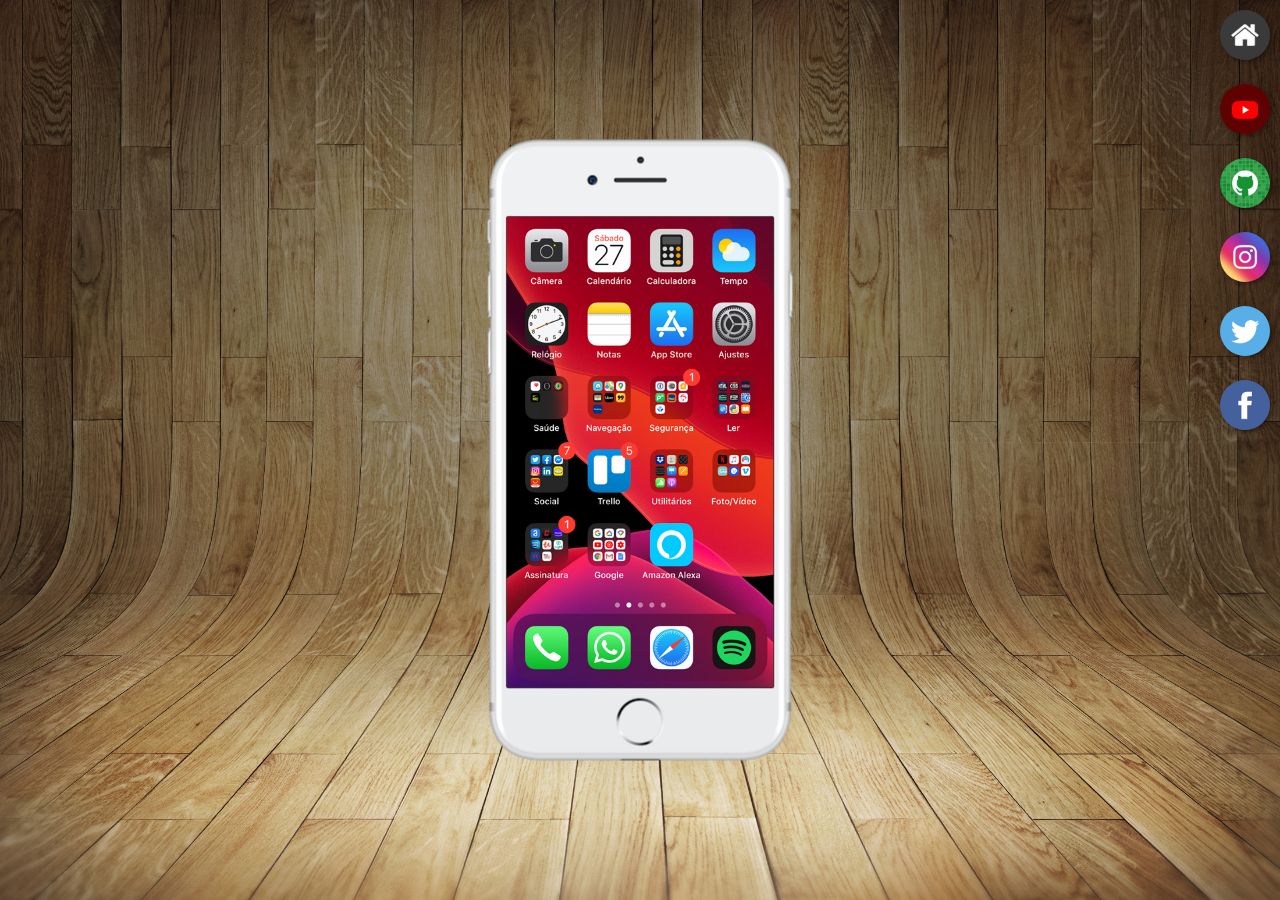
<file: index.html>
<!DOCTYPE html>
<html lang="pt-br">
<head>
    <meta charset="UTF-8">
    <meta name="viewport" content="width=device-width, initial-scale=1.0">
    <link rel="shortcut icon" href="favicon.ico" type="image/x-icon">
    <link rel="stylesheet" href="estilos/style.css">
    <title>Projeto Redes Sociais</title>
</head>
<body>
    <main>
        <section id="telefone">
            <iframe src="home.html" name="tela" id="tela" frameborder="0">
                Seu navegador não é compatível com isso.
            </iframe>
        </section>
        <section id="redes-sociais">
            <!-- Home -->
            <a href="home.html" target="tela"><img src="imagens/logo-home.jpg" alt="Home"></a><br>
            <!-- YouTube -->
            <a href="youtube.html" target="tela"><img src="imagens/logo-youtube.jpg" alt="Youtube"></a><br>
            <!-- GitHub -->
            <a href="github.html" target="tela"><img src="imagens/logo-github.jpg" alt="GitHub"></a><br>
            <!-- Instagram -->
            <a href="instagram.html" target="tela"><img src="imagens/logo-instagram.jpg" alt="Instagram"></a><br>
            <!-- Twitter -->
            <a href="twitter.html" target="tela"><img src="imagens/logo-twitter.jpg" alt="Twitter"></a><br>
            <!-- Facebook -->
            <a href="facebook.html" target="tela"><img src="imagens/logo-facebook.jpg" alt="Facebook"></a><br>
        </section>
    </main>
</body>
</html>
</file>
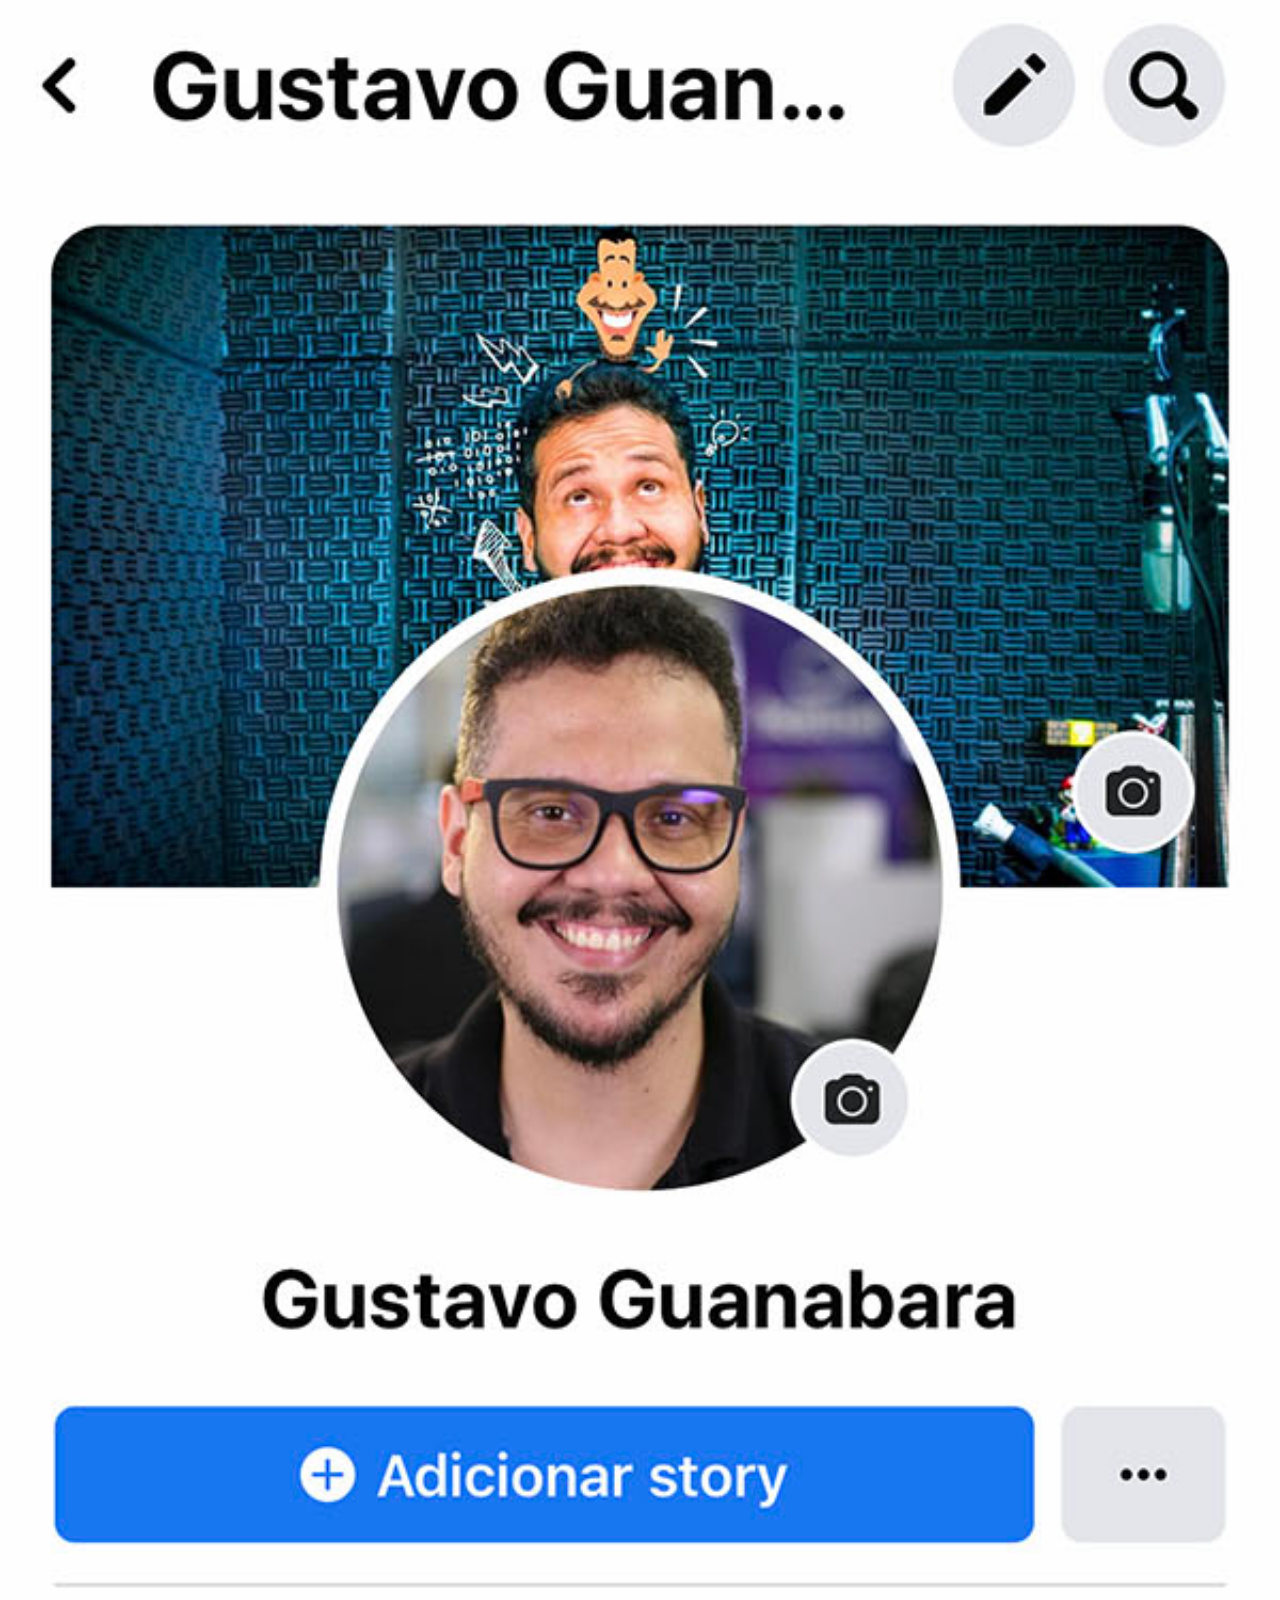
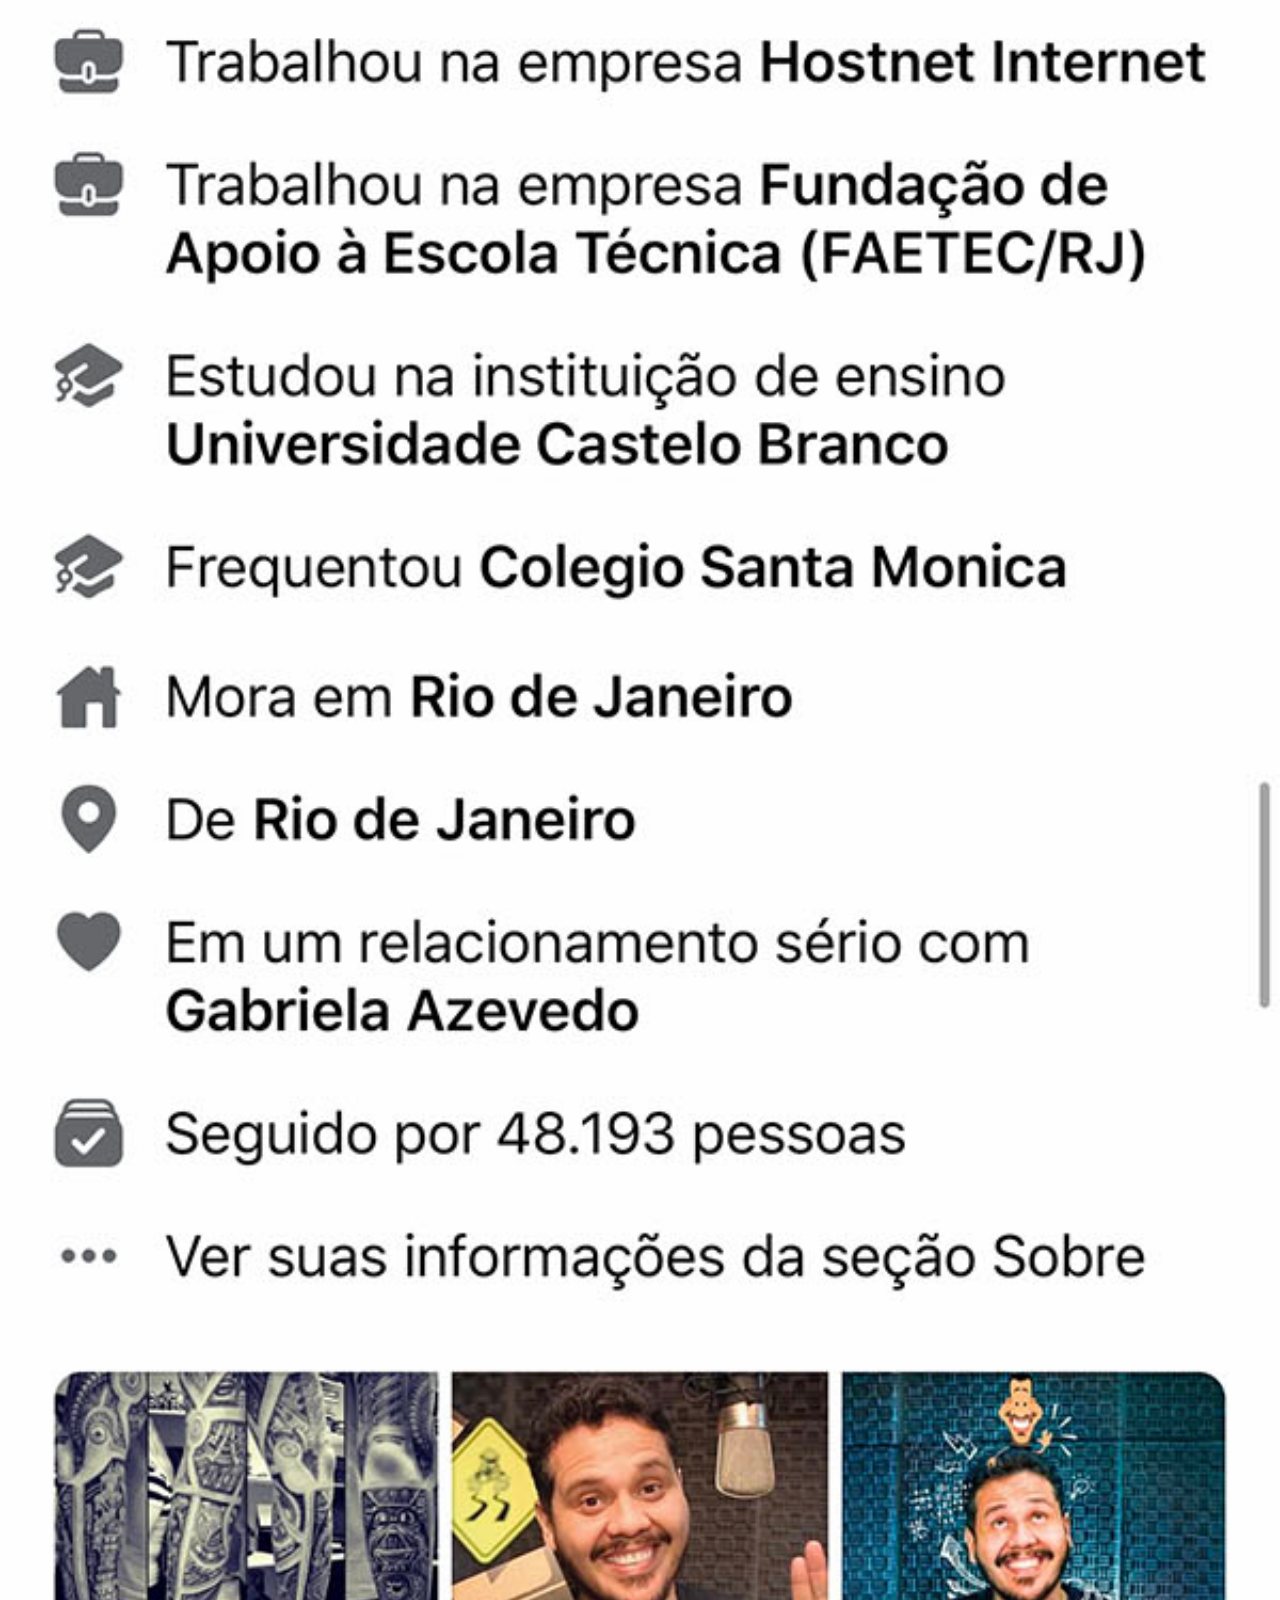
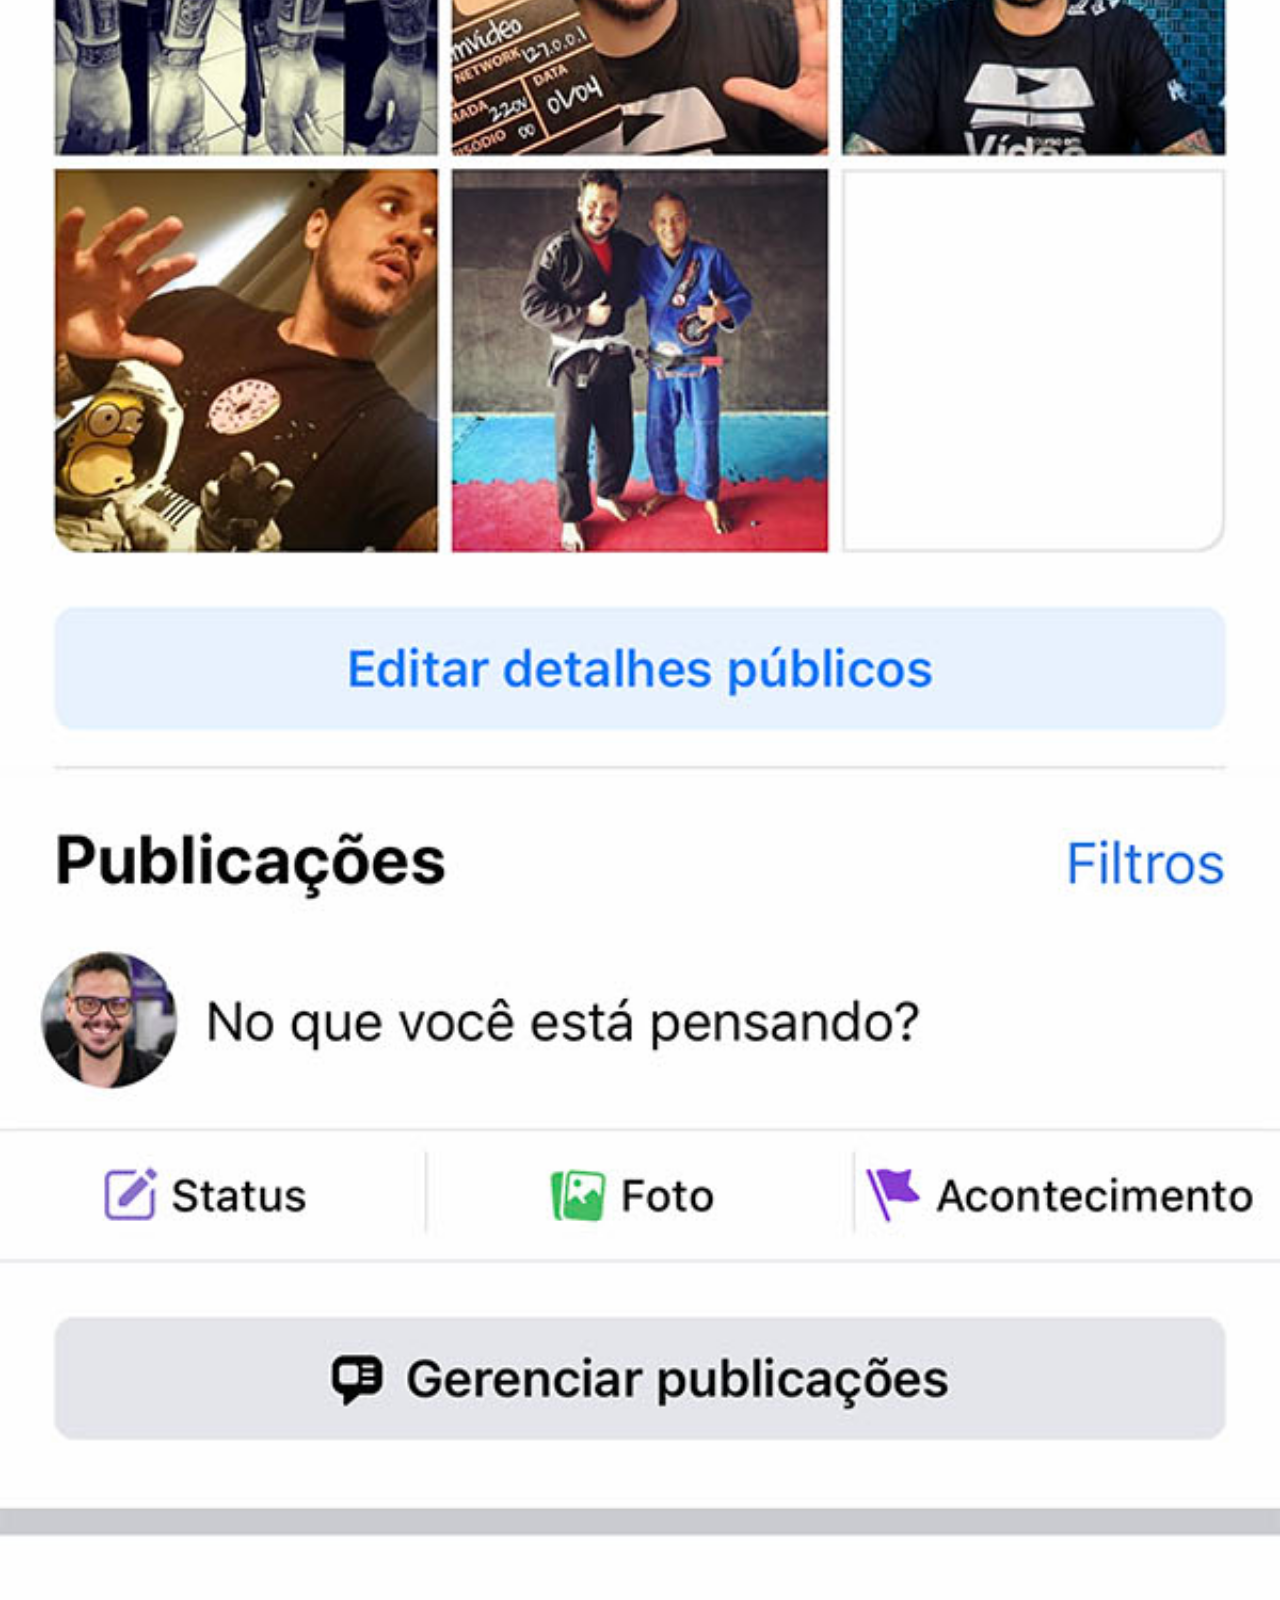
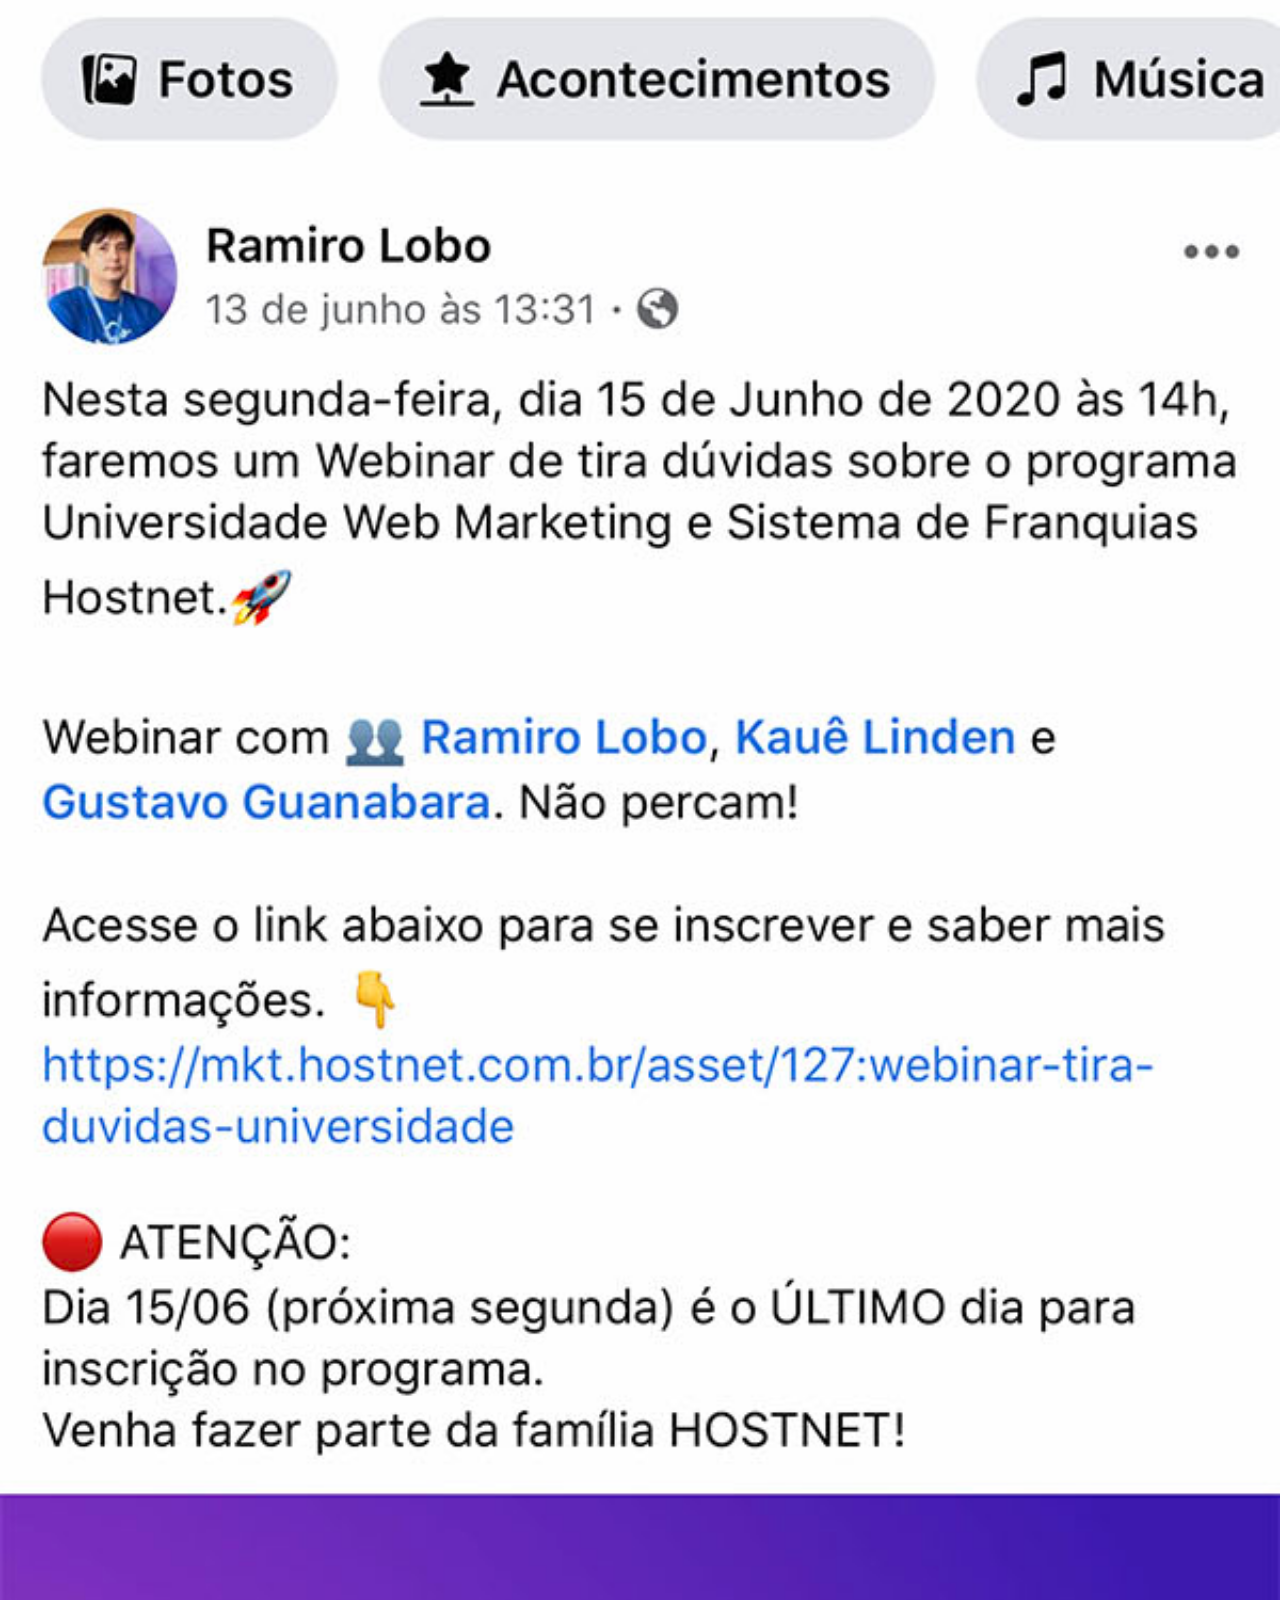
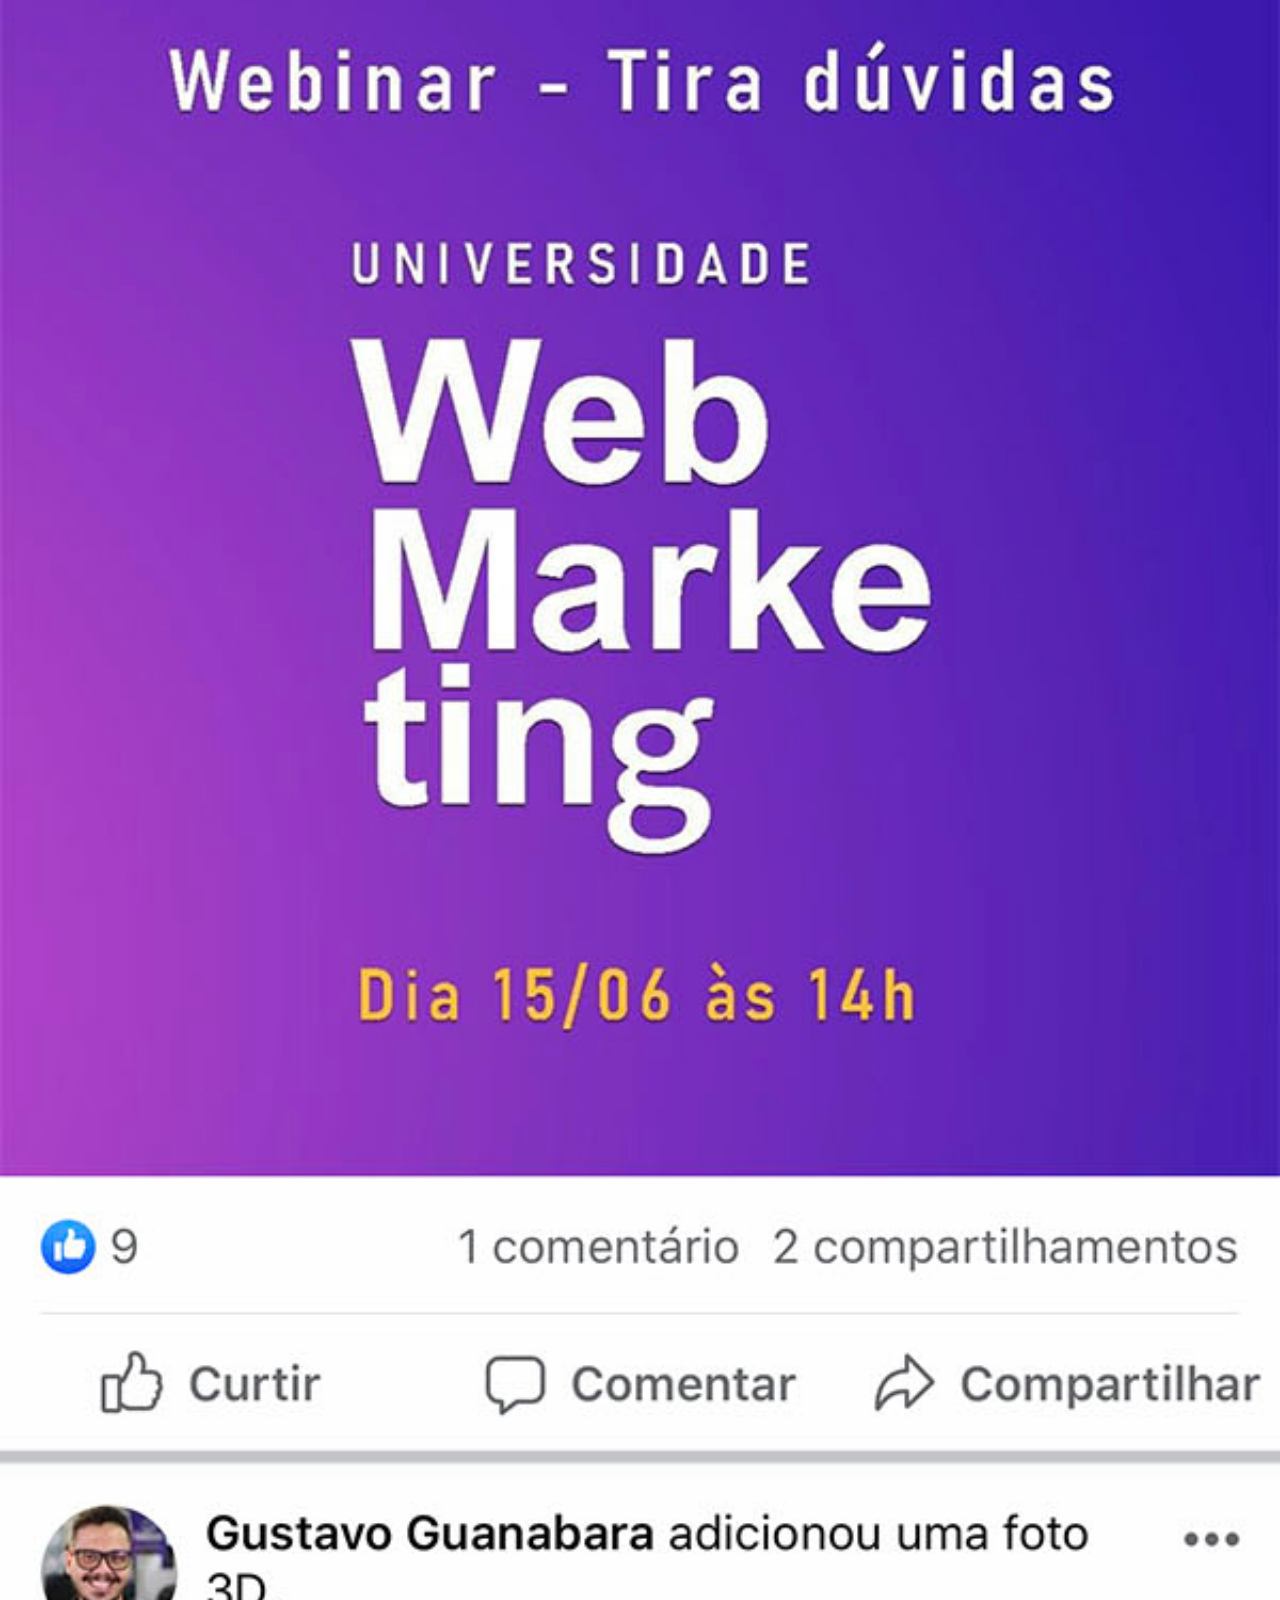
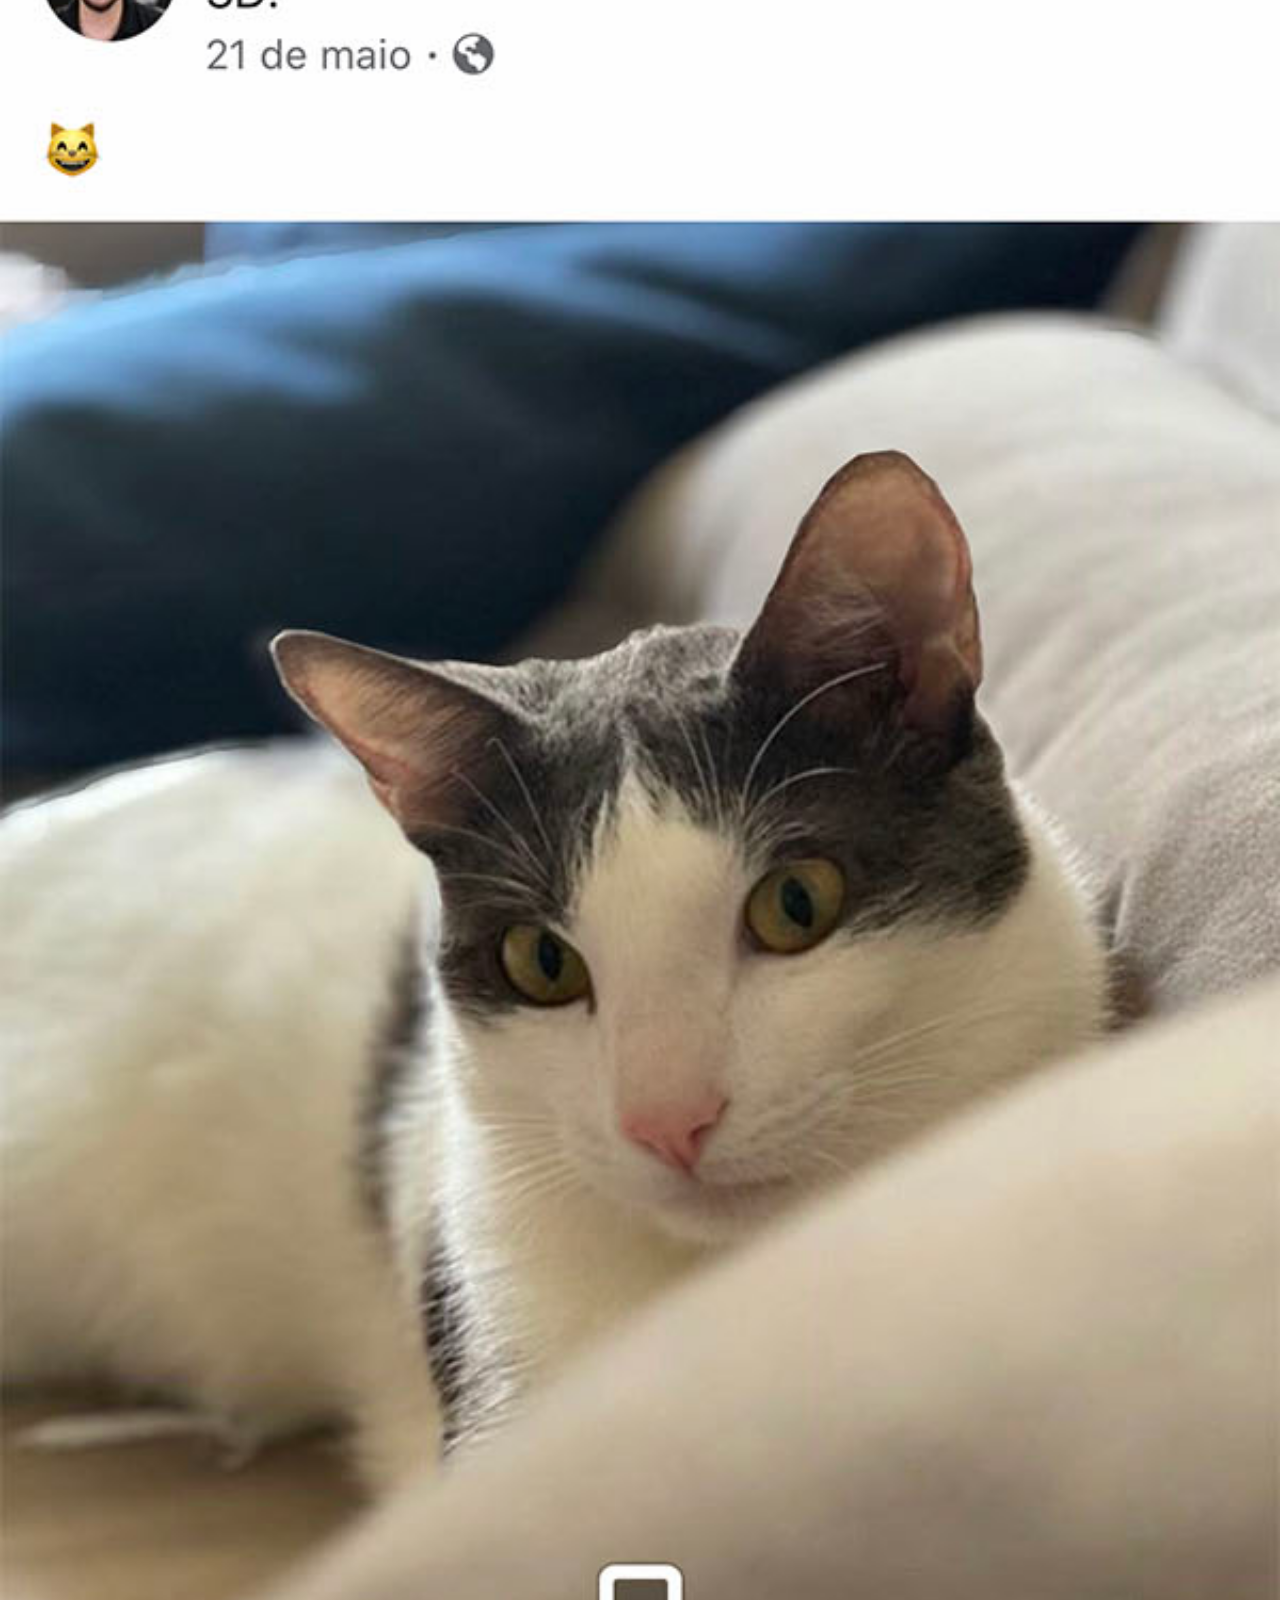
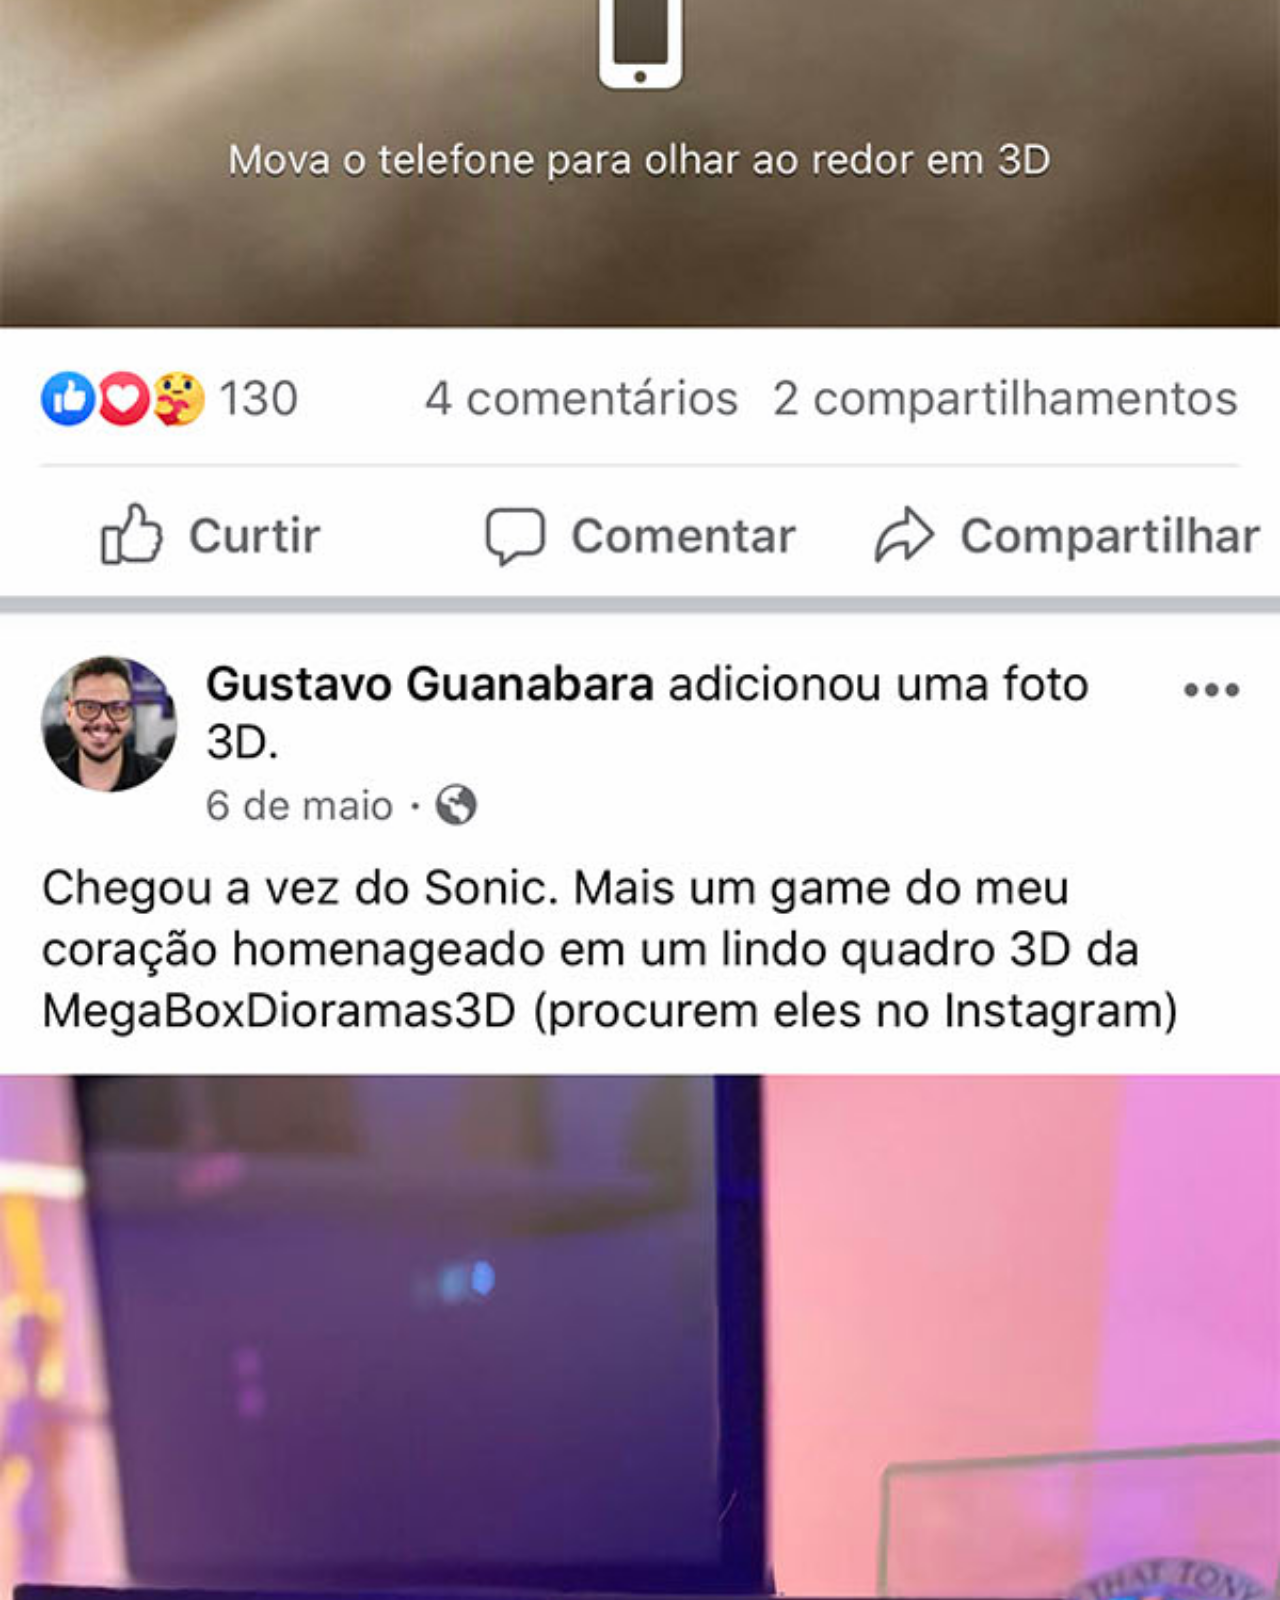
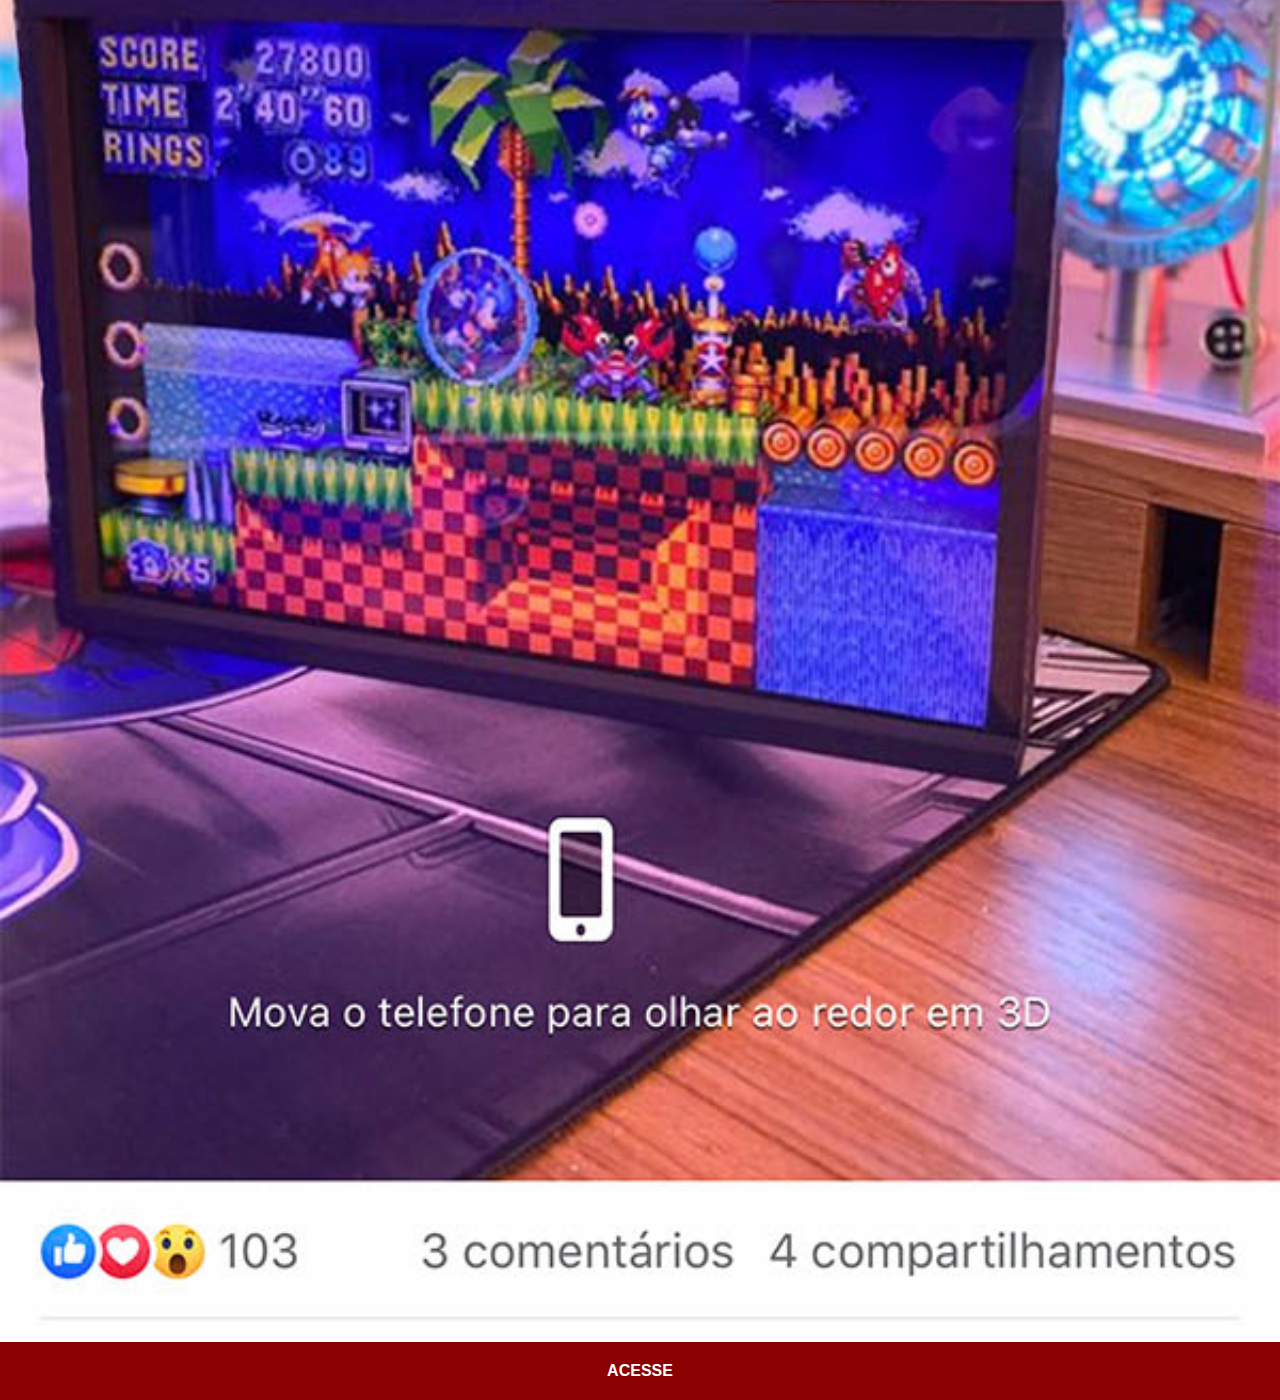
<file: facebook.html>
<!DOCTYPE html>
<html lang="pt-br">
<head>
    <meta charset="UTF-8">
    <meta name="viewport" content="width=device-width, initial-scale=1.0">
    <title>Facebook</title>
    <link rel="stylesheet" href="estilos/social.css">
</head>
<body>
    <img src="imagens/tela-facebook.jpg" alt="Facebook">
    <a href="https://facebook.com/gustavoguanabara" target="_blank">ACESSE</a>
</body>
</html>
</file>
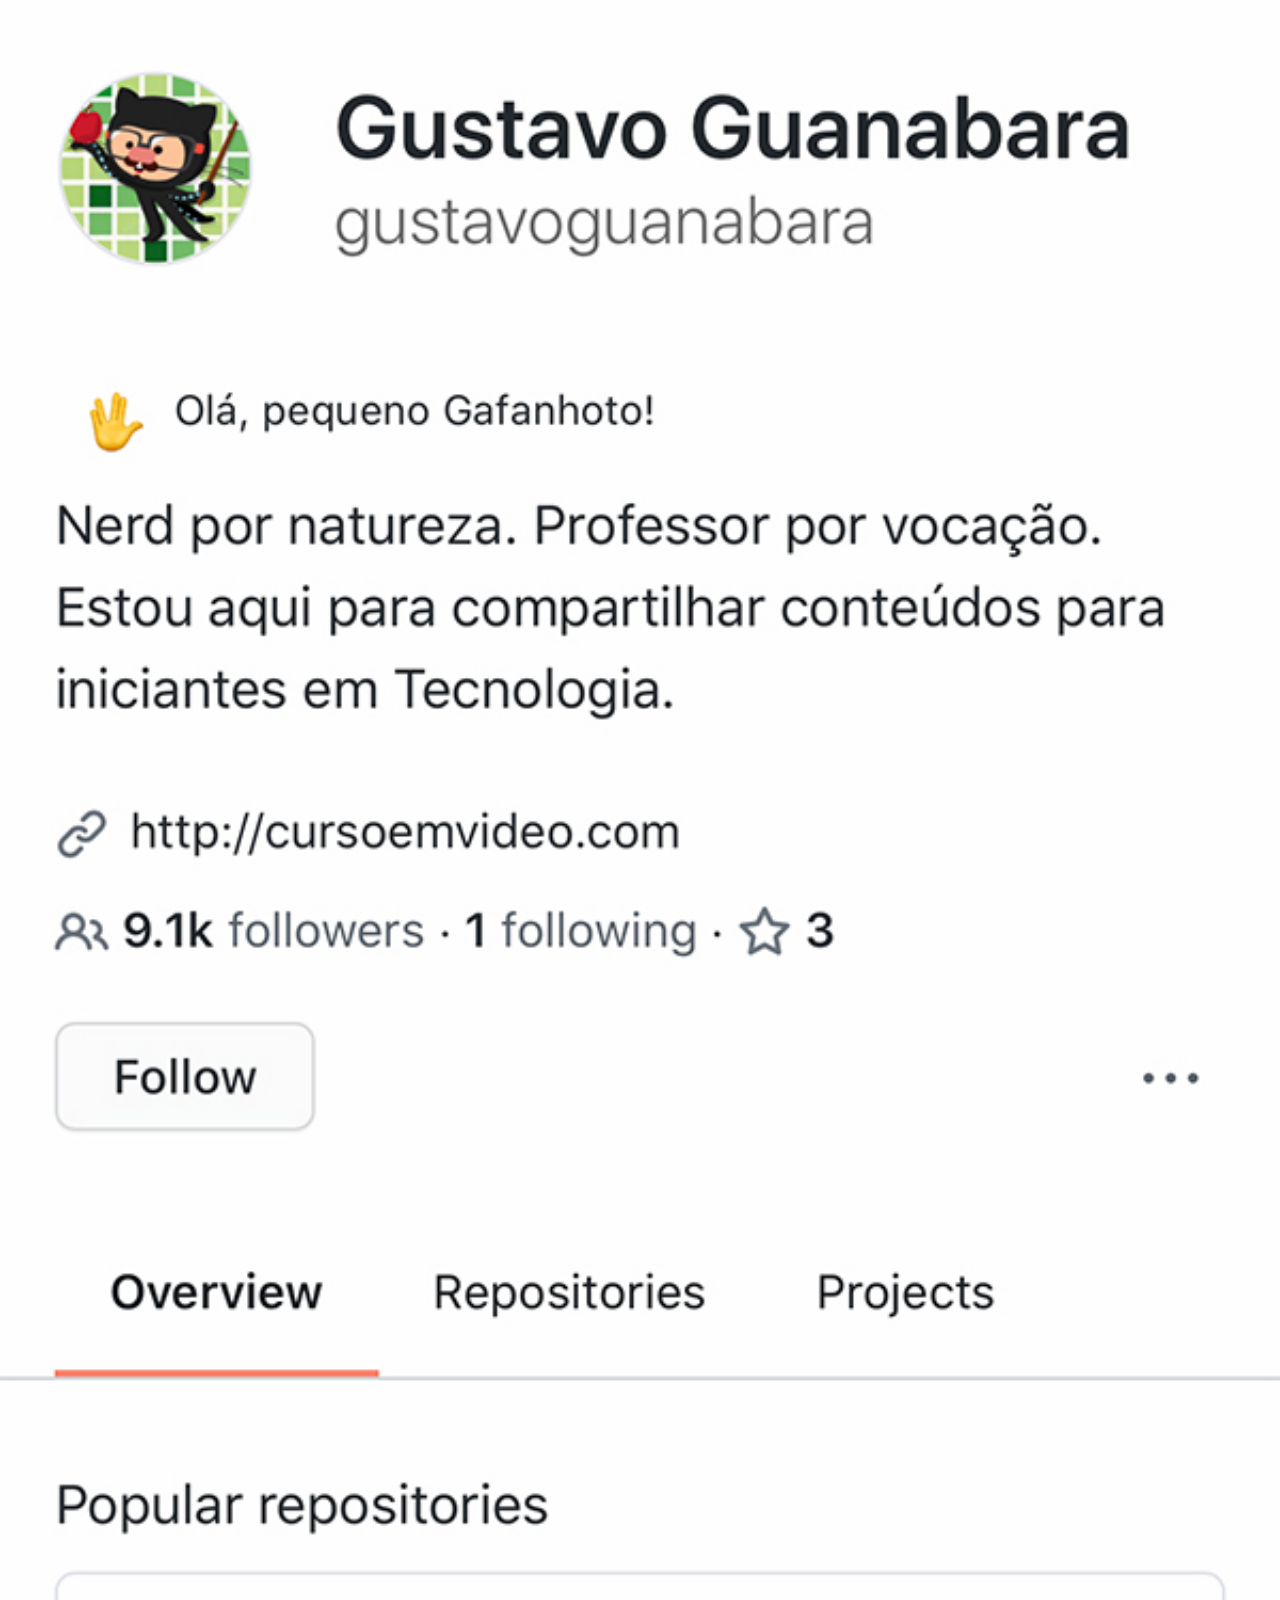
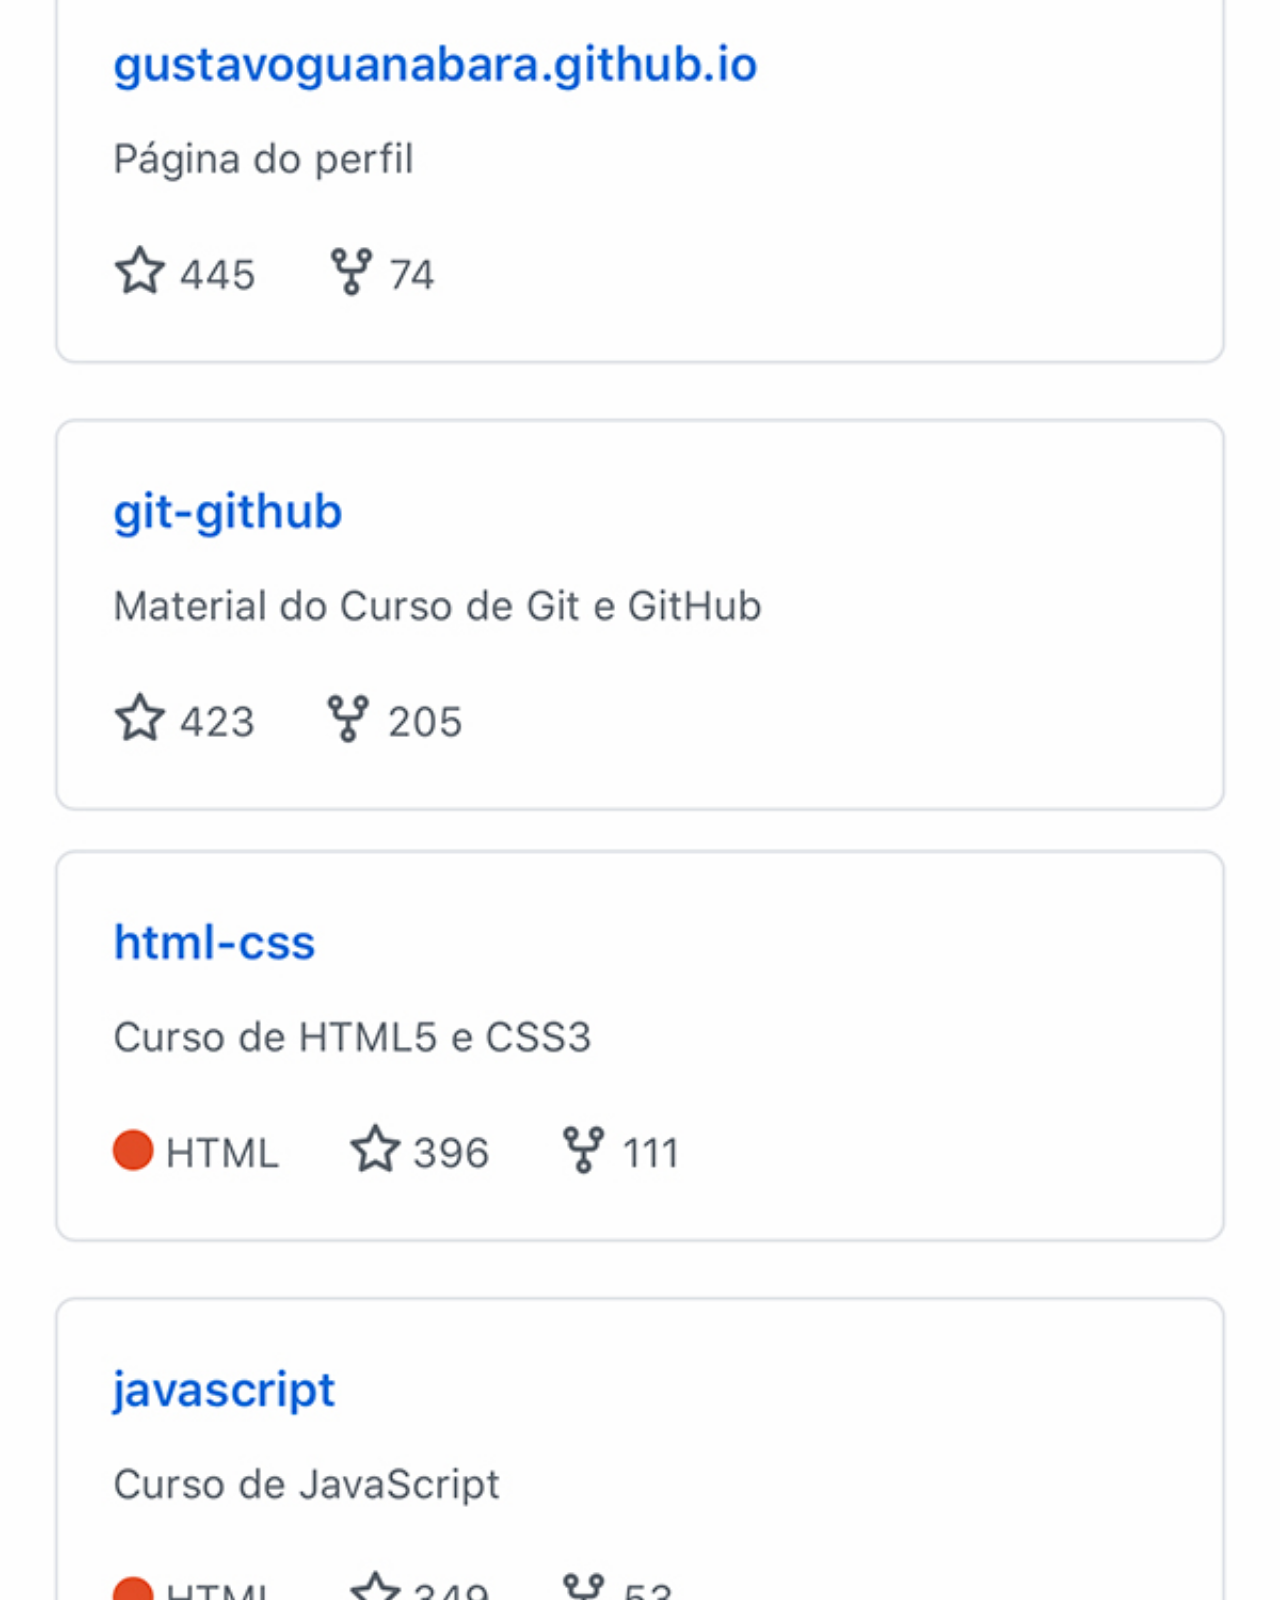
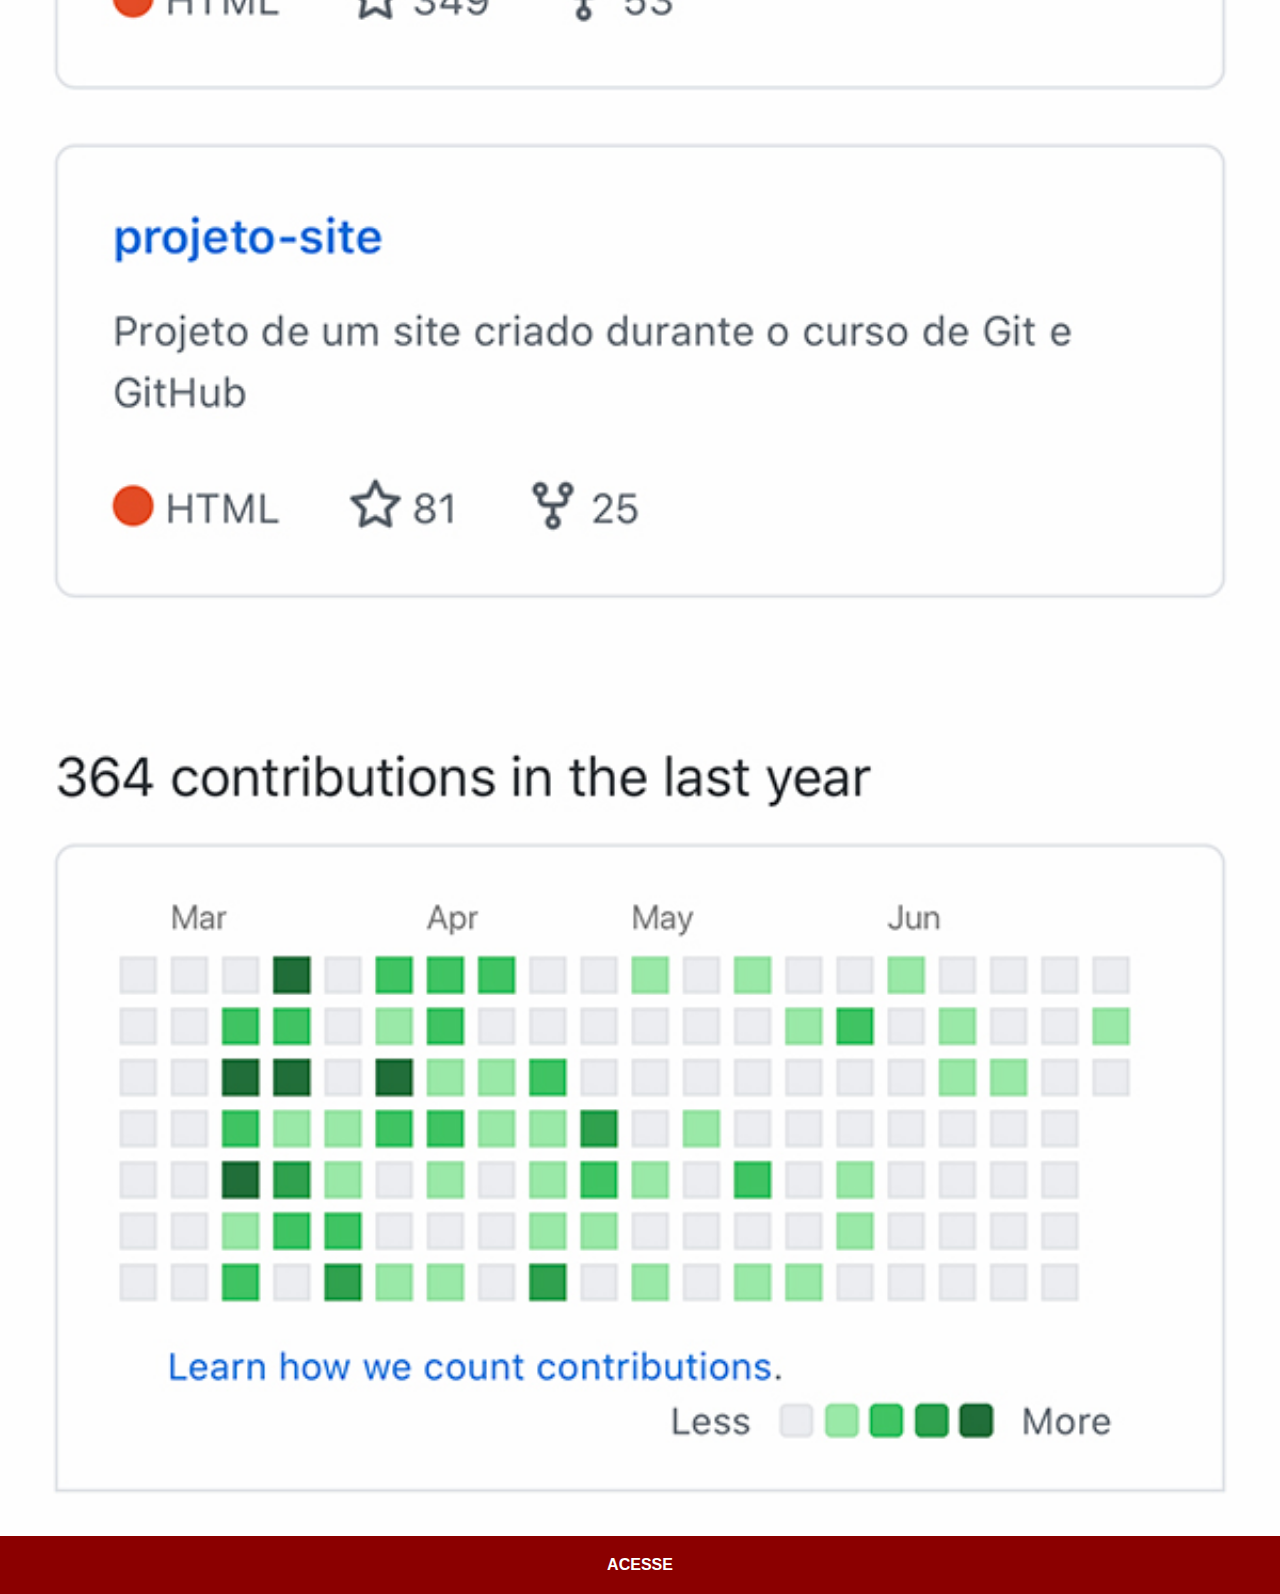
<file: github.html>
<!DOCTYPE html>
<html lang="pt-br">
<head>
    <meta charset="UTF-8">
    <meta name="viewport" content="width=device-width, initial-scale=1.0">
    <title>GitHub</title>
    <link rel="stylesheet" href="estilos/social.css">
</head>
<body>
    <img src="imagens/tela-github.jpg" alt="GitHub">
    <a href="https://github.com/gustavoguanabara" target="_blank">ACESSE</a>
</body>
</html>
</file>
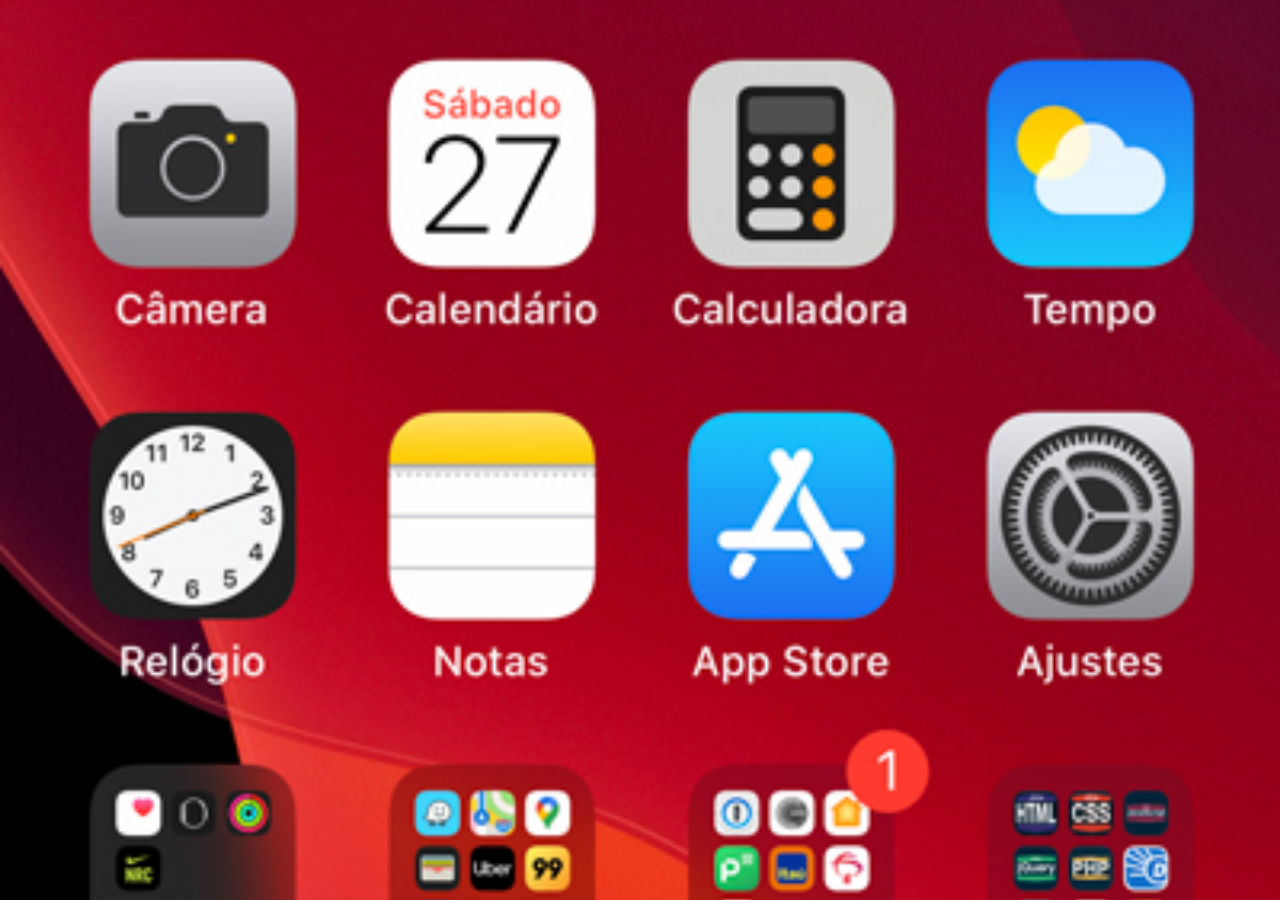
<file: home.html>
<!DOCTYPE html>
<html lang="pt-br">
<head>
    <meta charset="UTF-8">
    <meta name="viewport" content="width=device-width, initial-scale=1.0">
    <title>Home</title>
</head>
<style>
    * {
        margin: 0px;
        padding: 0px;
        font-family: Arial, Helvetica, sans-serif;
    }

    body {
        height: 100vh;
        width: 100vw;
        background: black url('imagens/tela-home.jpg') no-repeat top center;
        background-size: cover;
    }
</style>
<body>
    
</body>
</html>
</file>
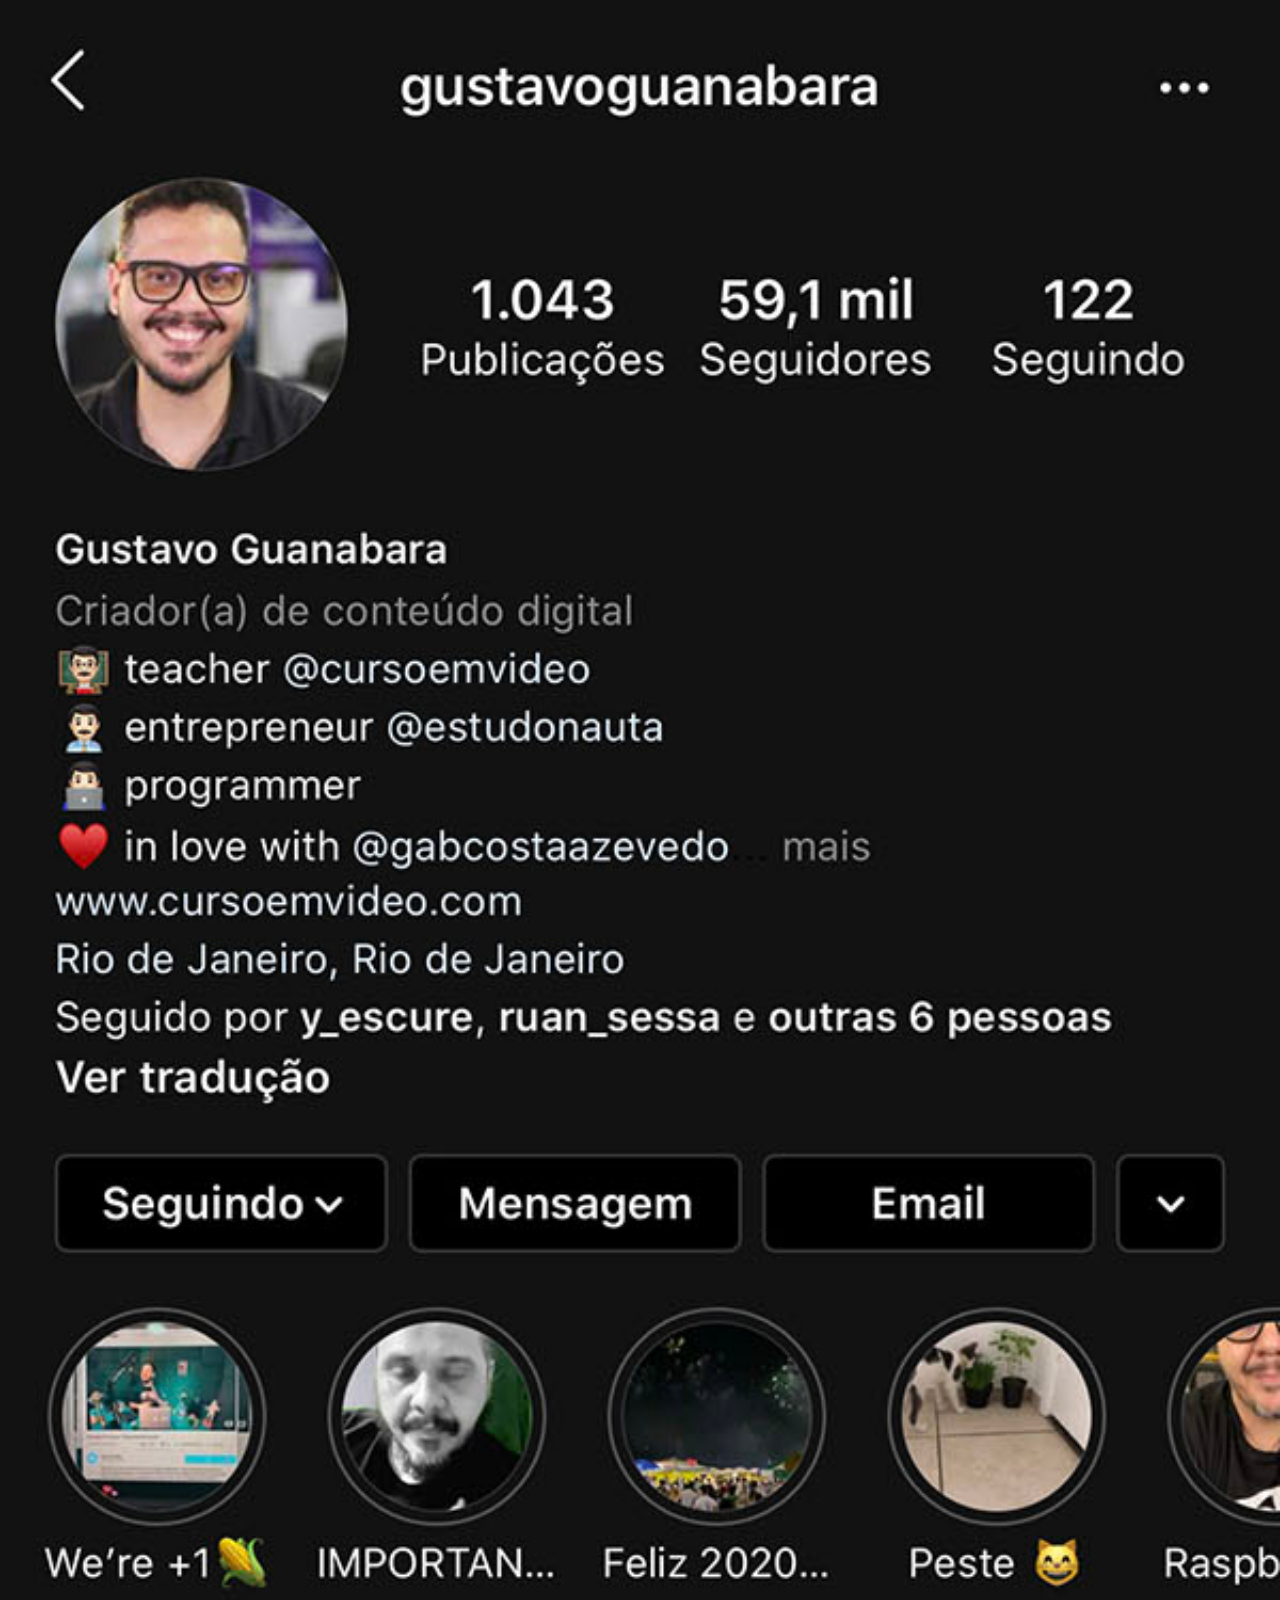
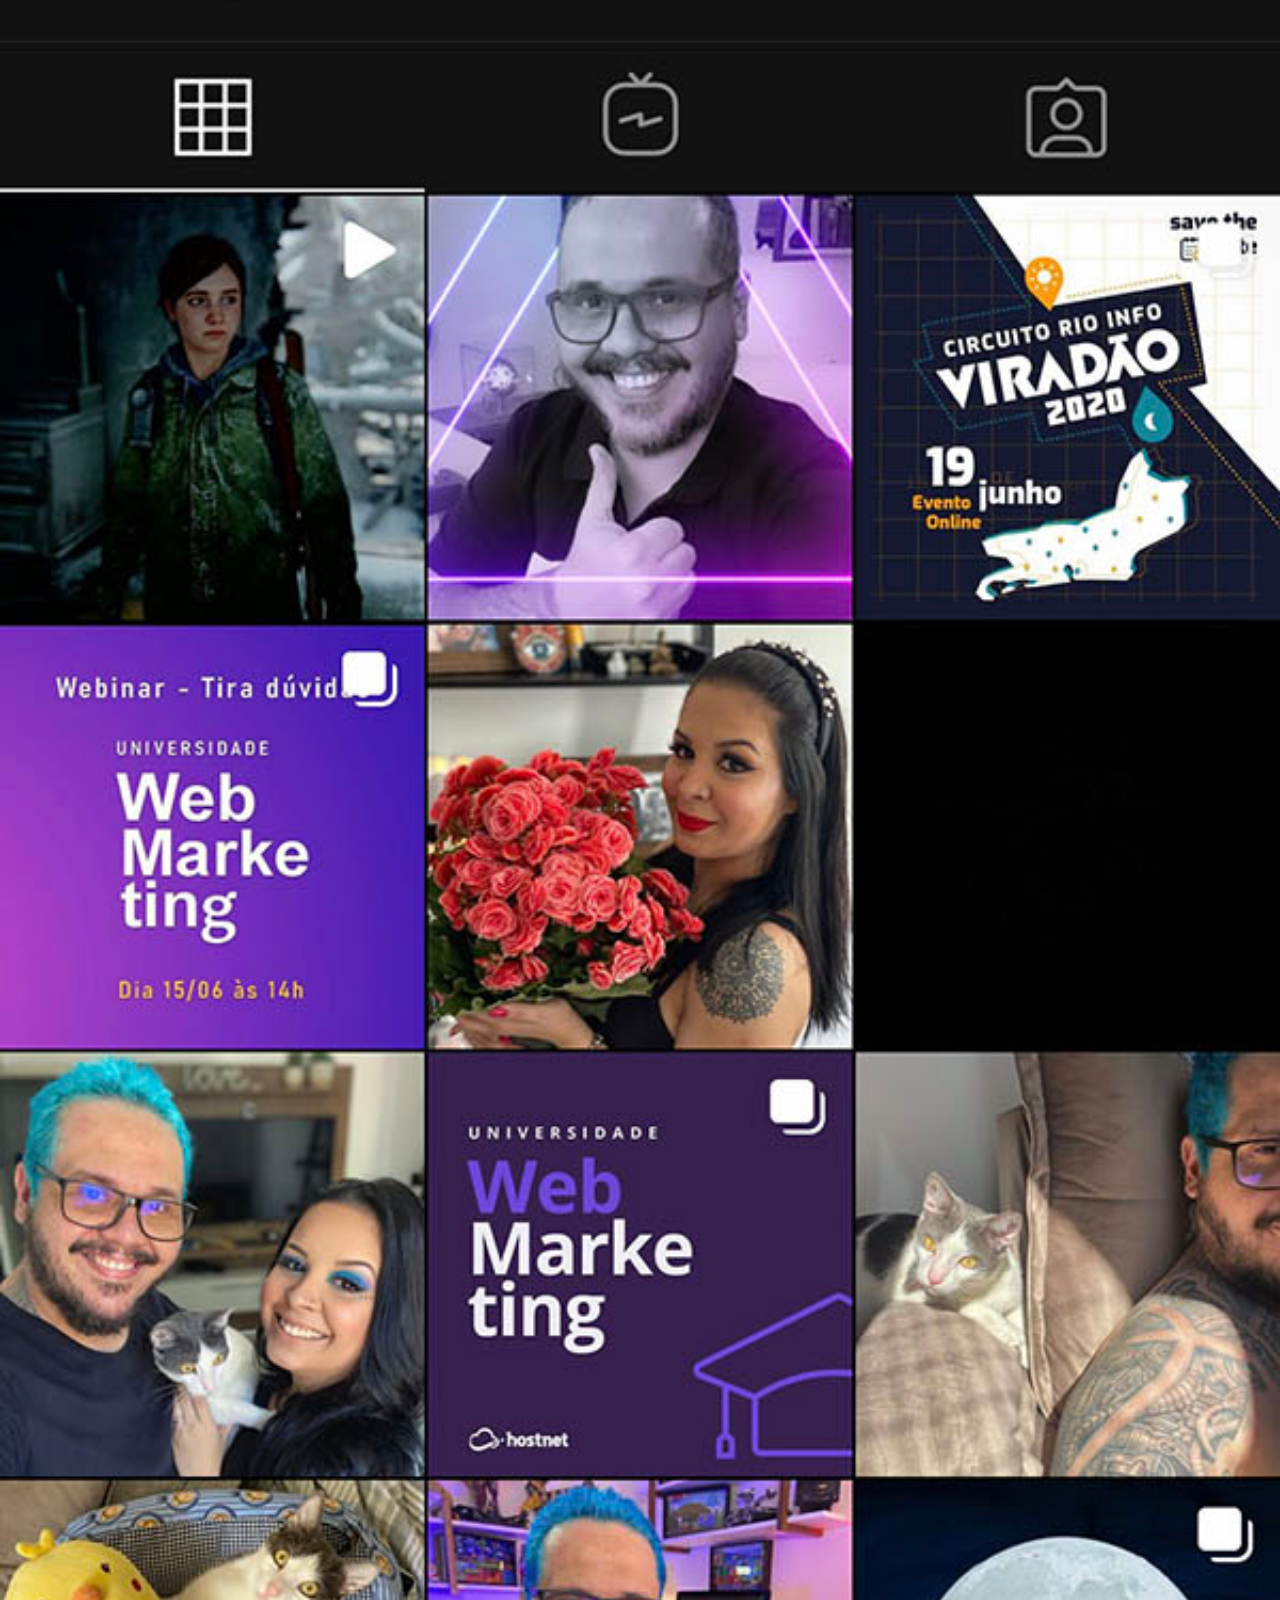
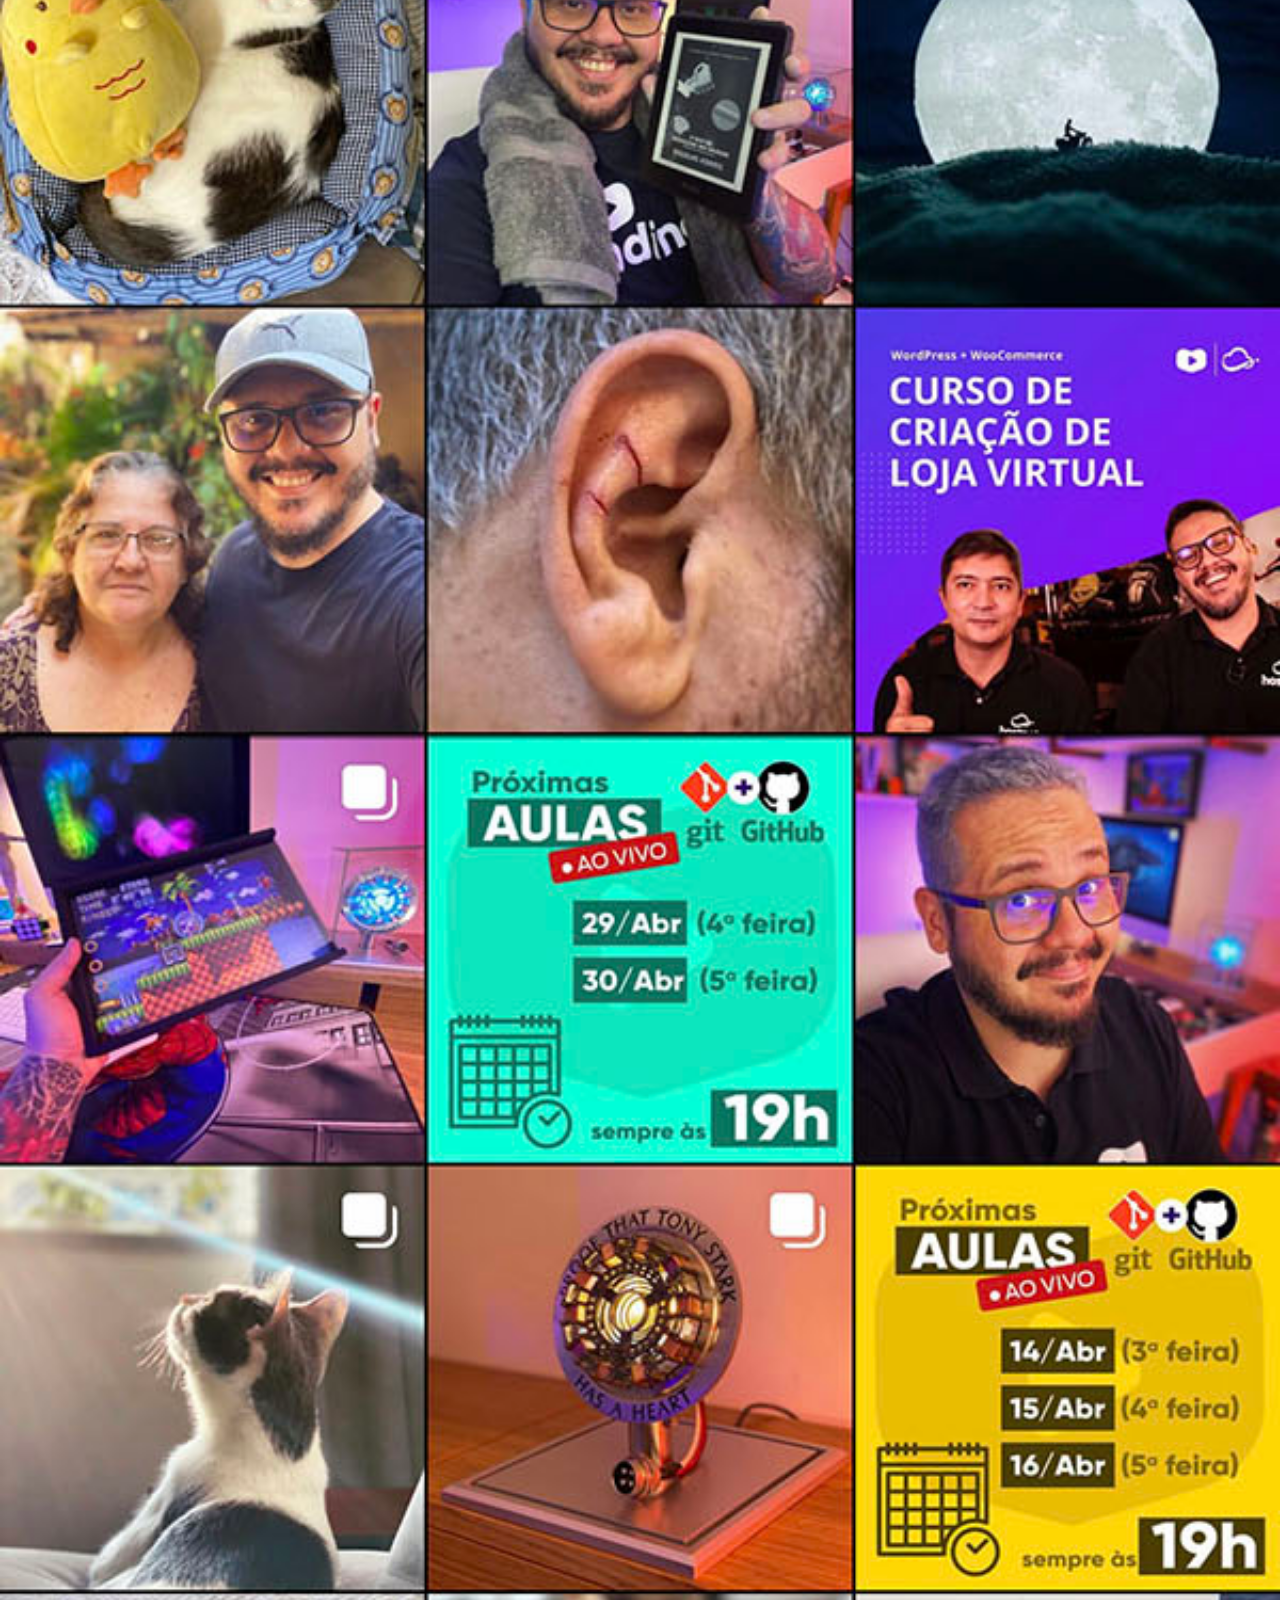
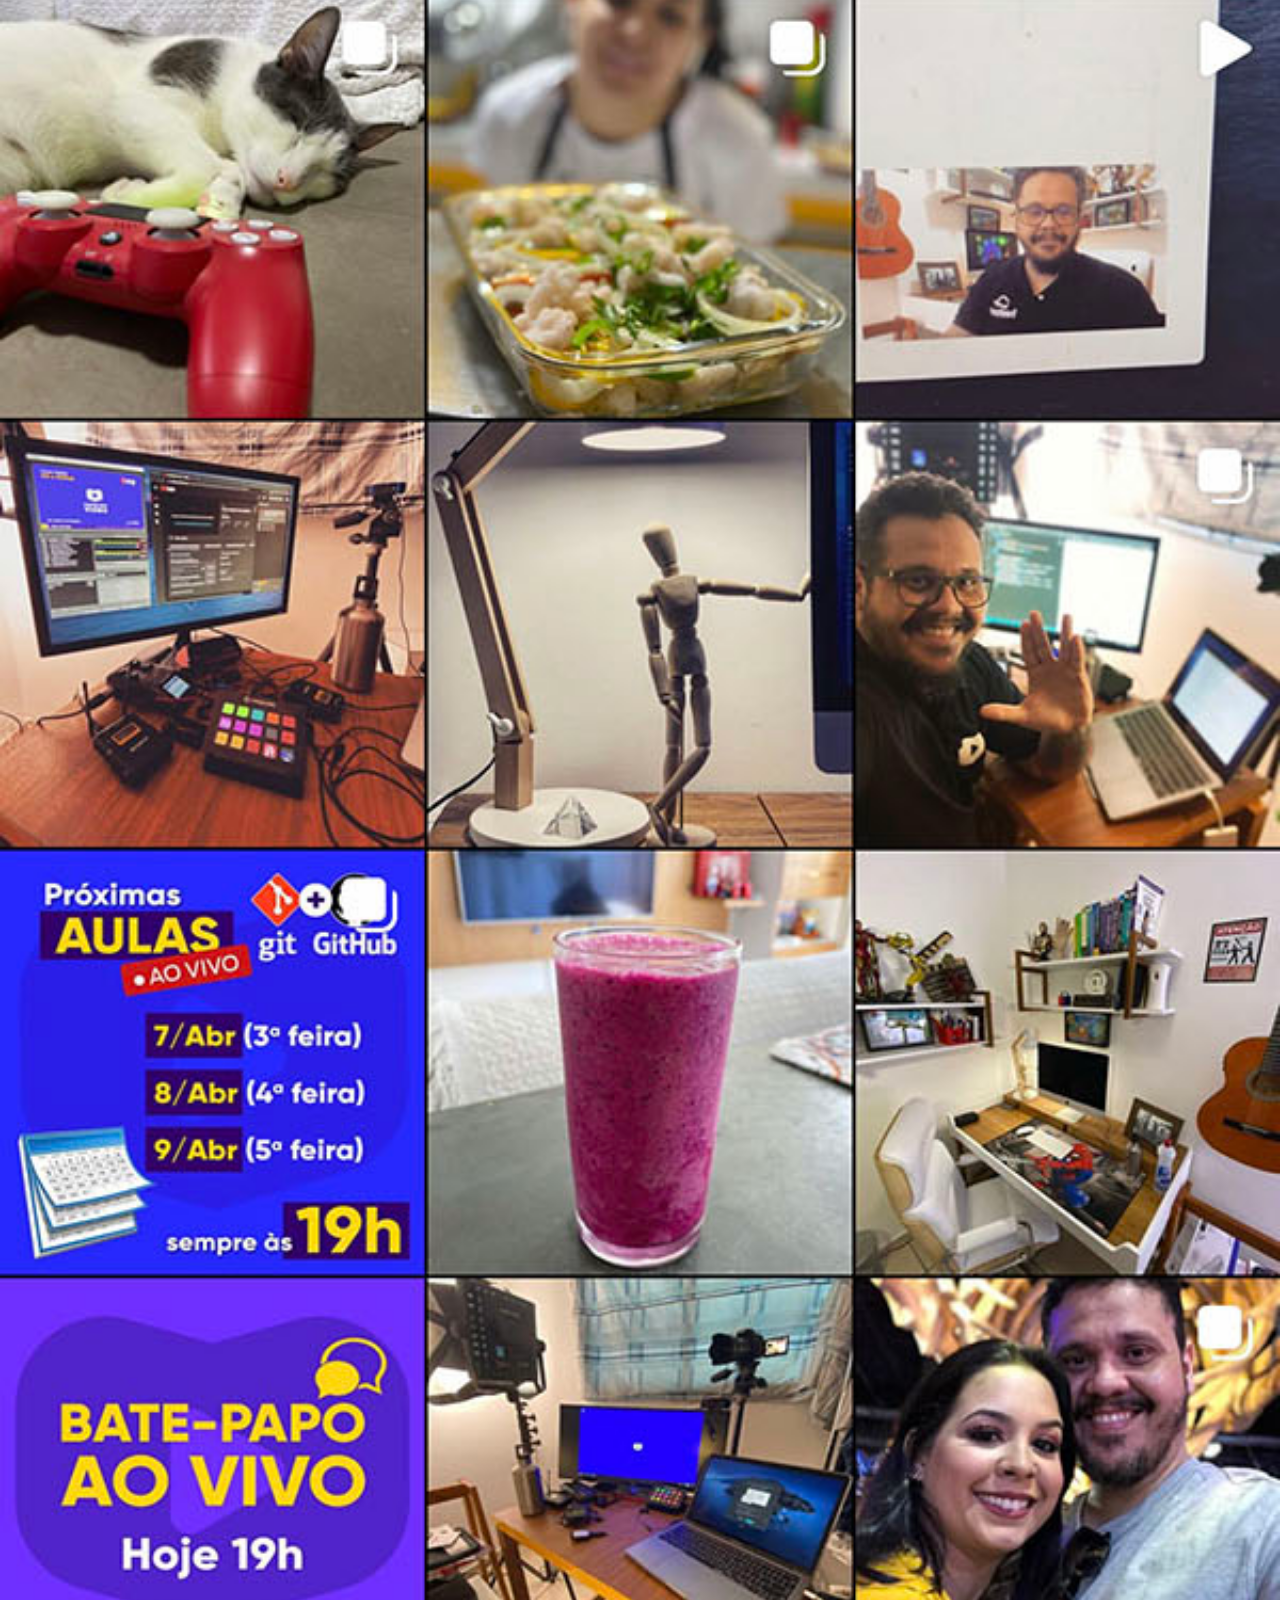
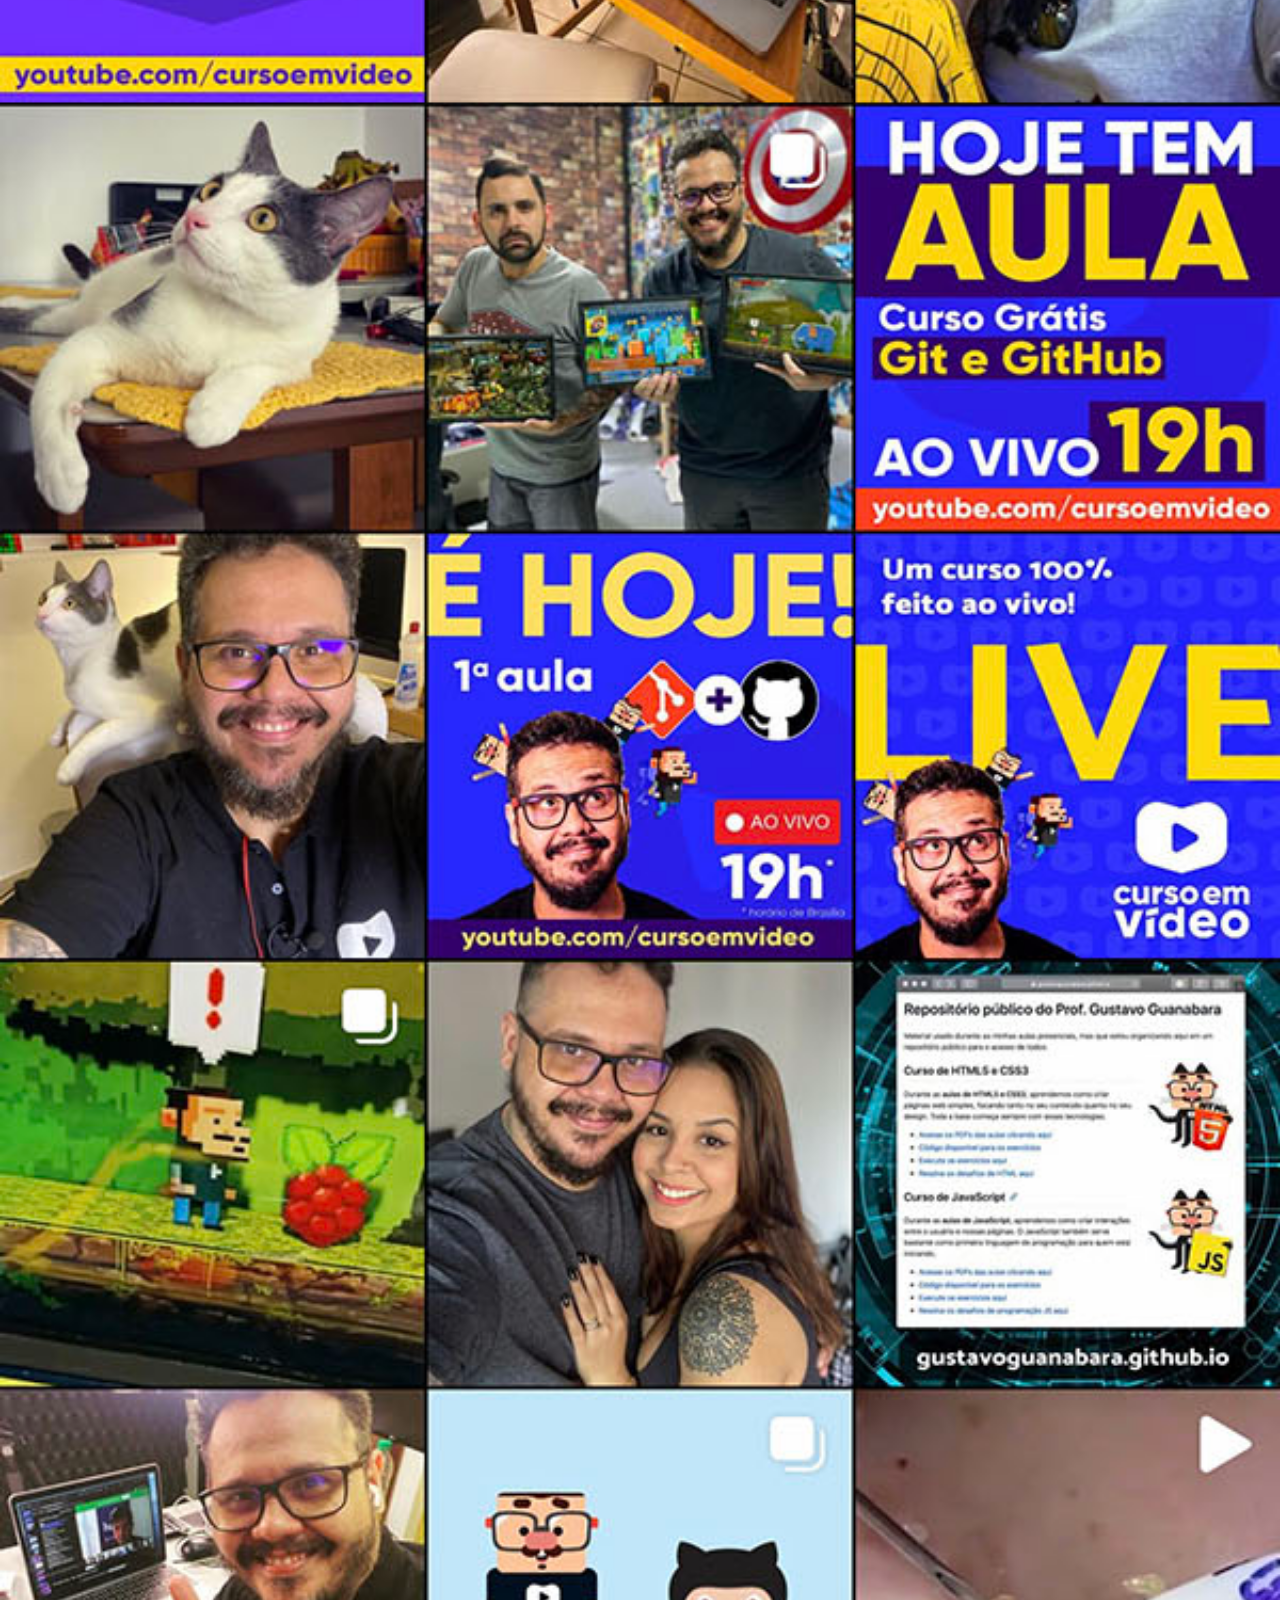
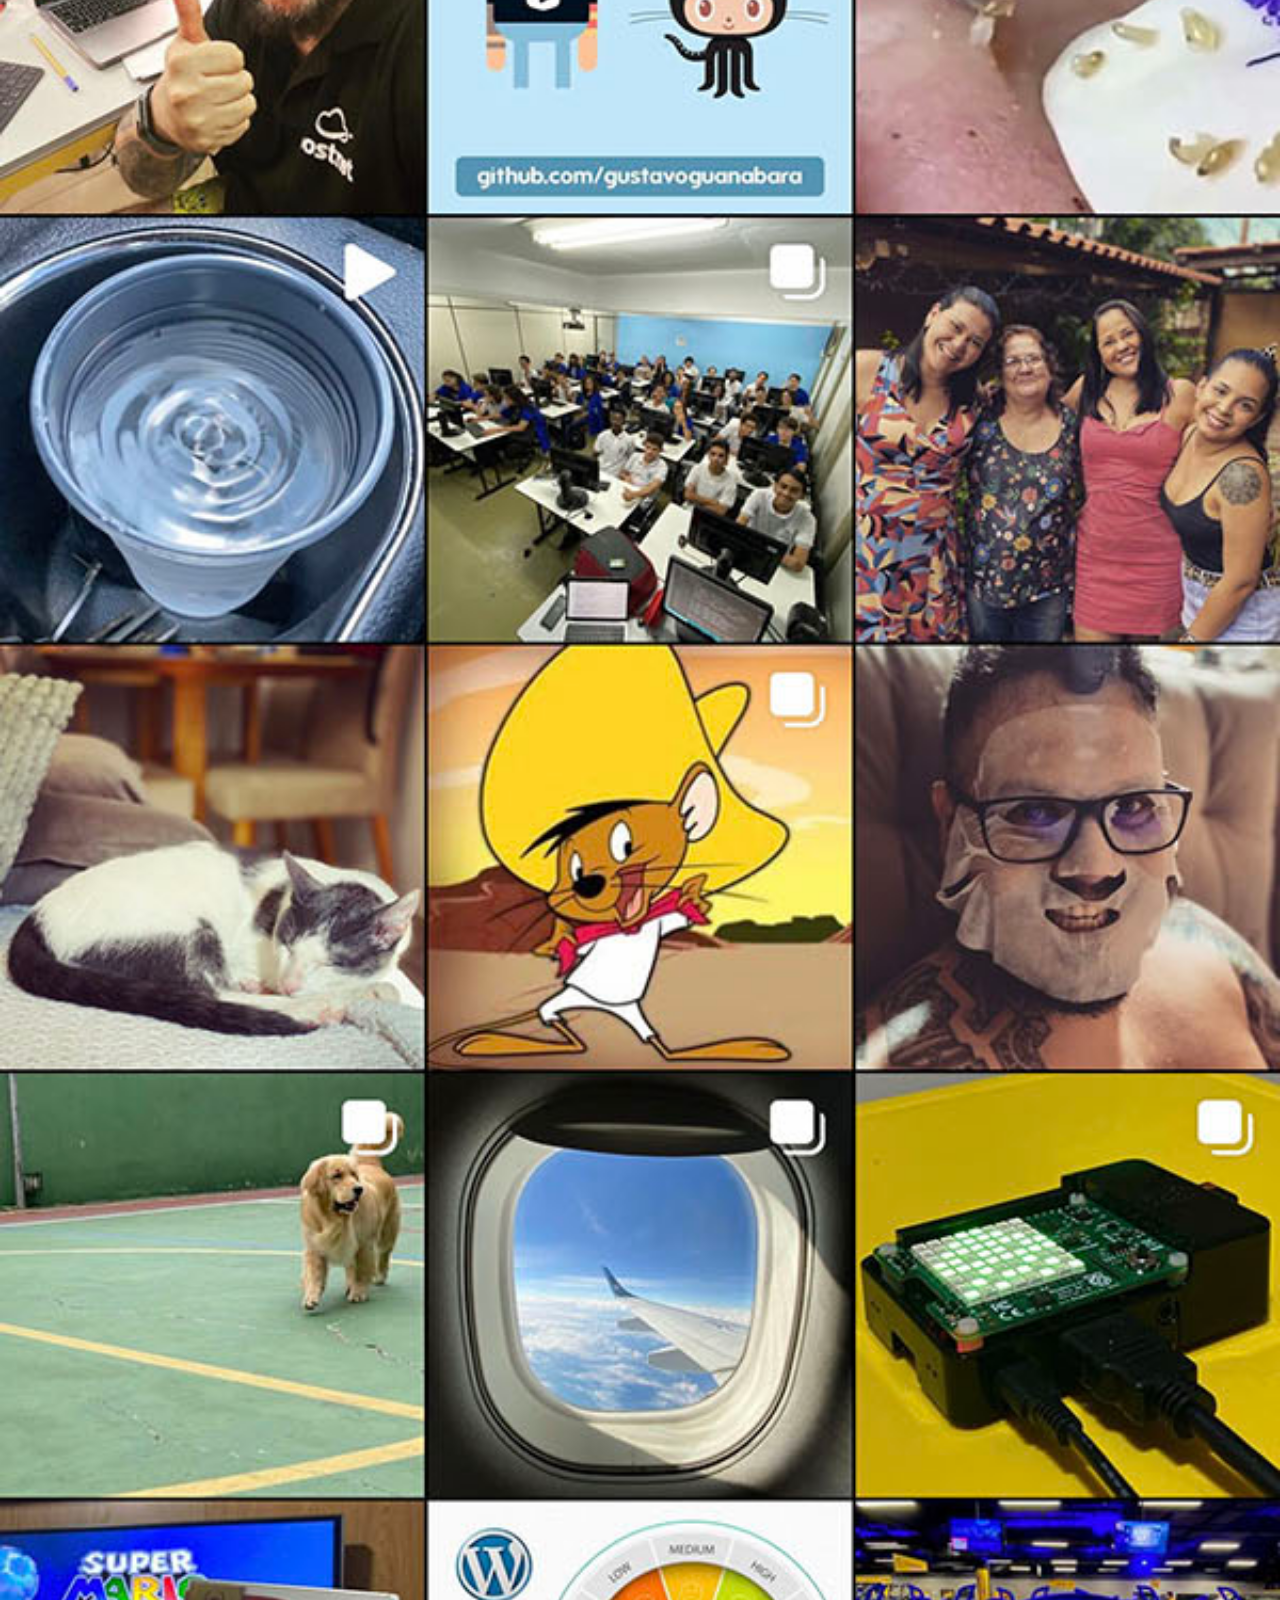
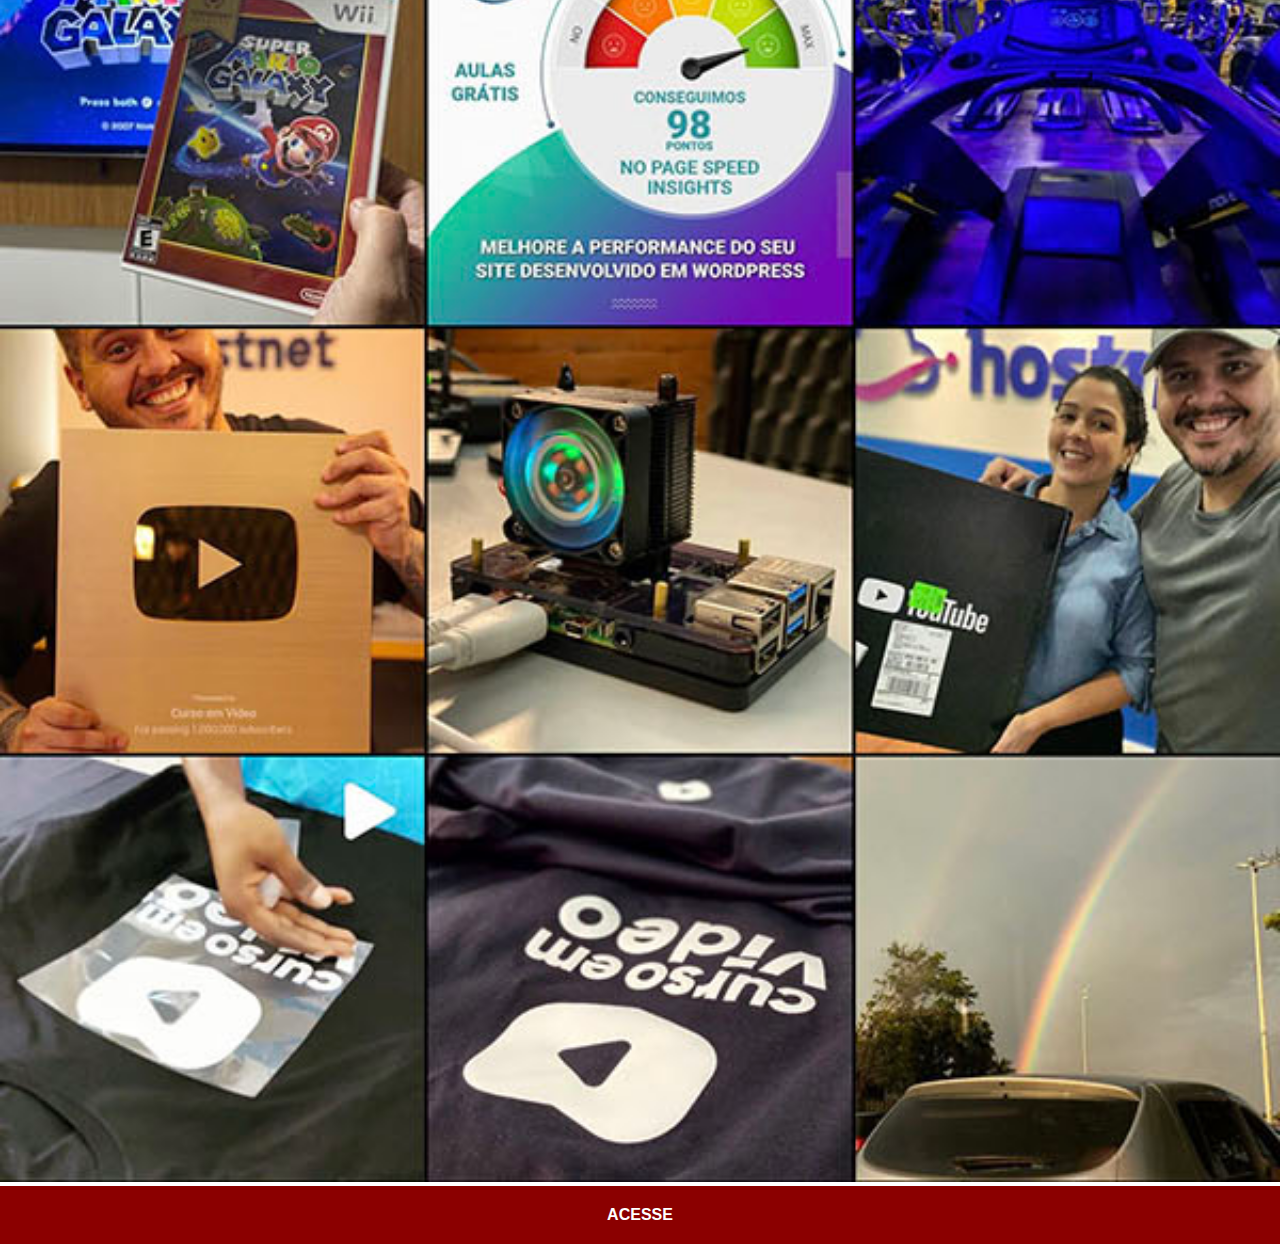
<file: instagram.html>
<!DOCTYPE html>
<html lang="pt-br">
<head>
    <meta charset="UTF-8">
    <meta name="viewport" content="width=device-width, initial-scale=1.0">
    <title>Instagram</title>
    <link rel="stylesheet" href="estilos/social.css">
</head>
<body>
    <img src="imagens/tela-instagram.jpg" alt="Instagram">
    <a href="https://instagram.com/gustavoguanabara" target="_blank">ACESSE</a>
</body>
</html>
</file>
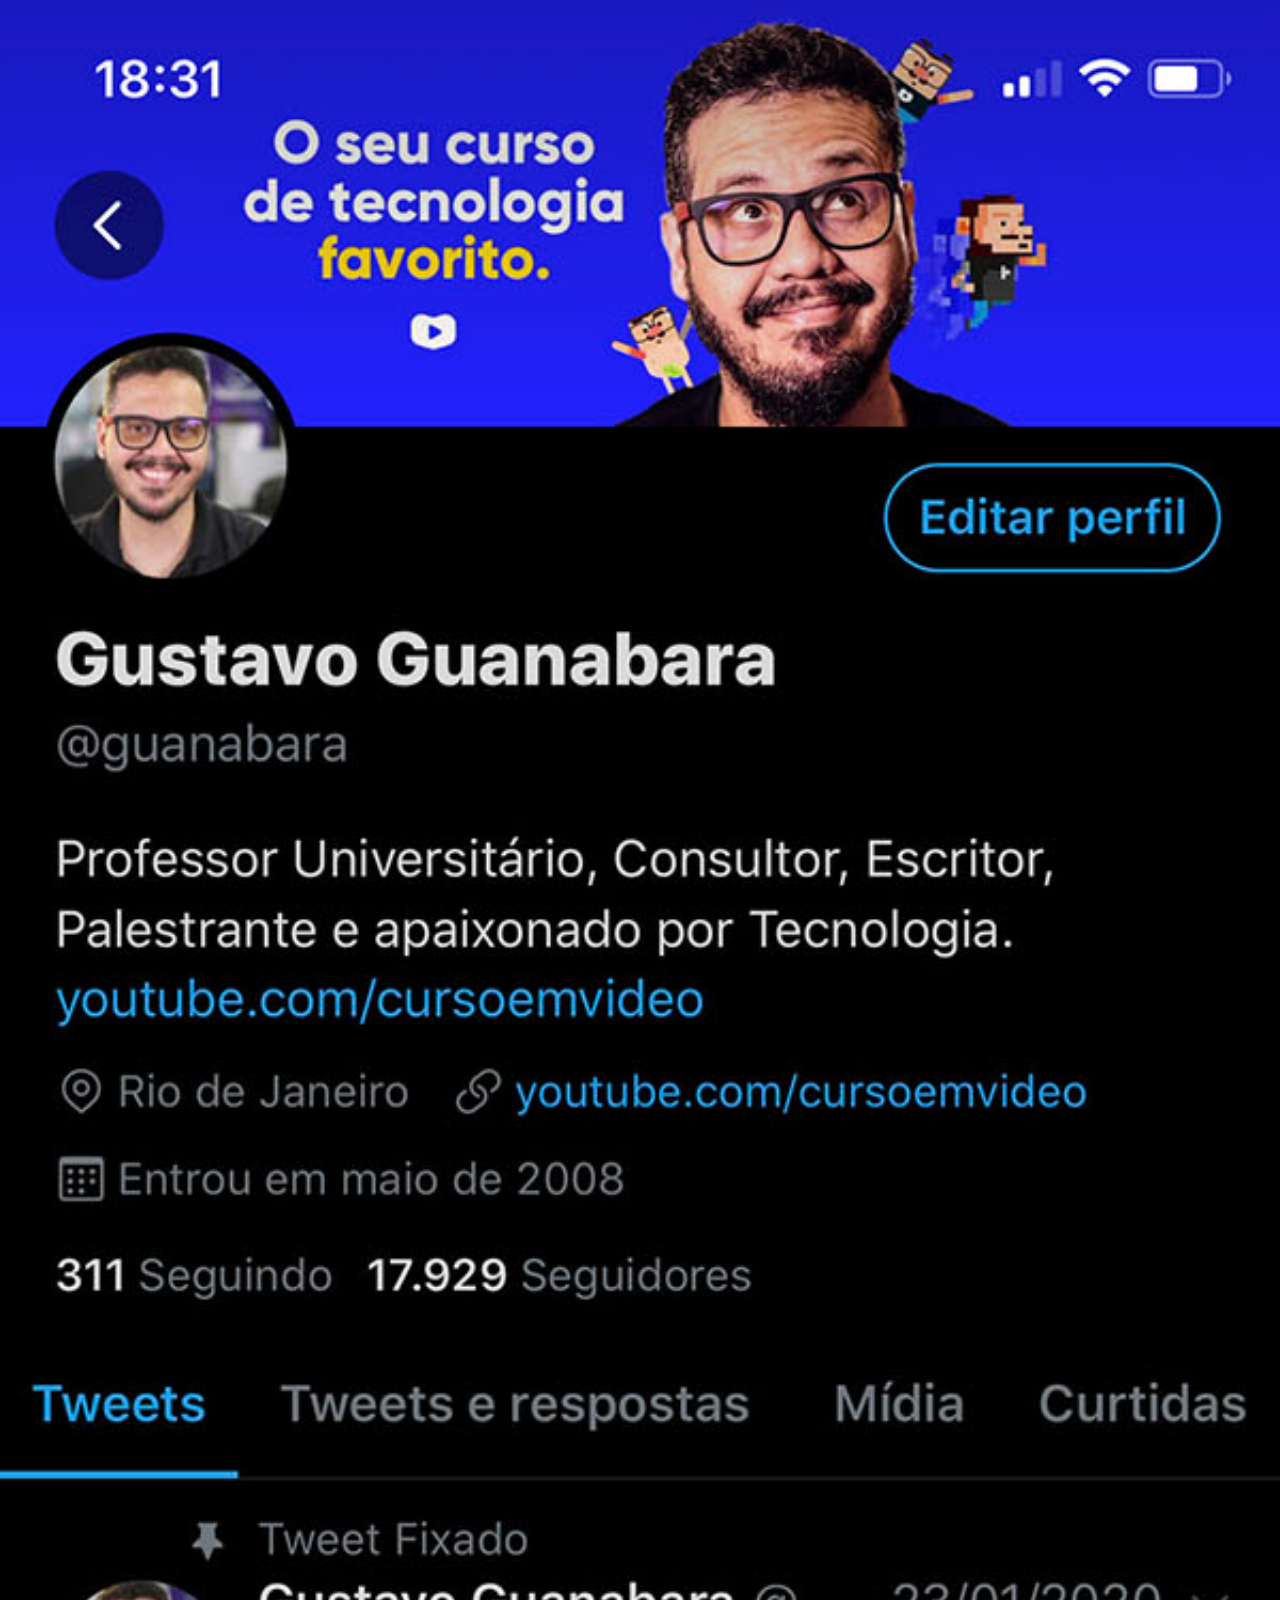
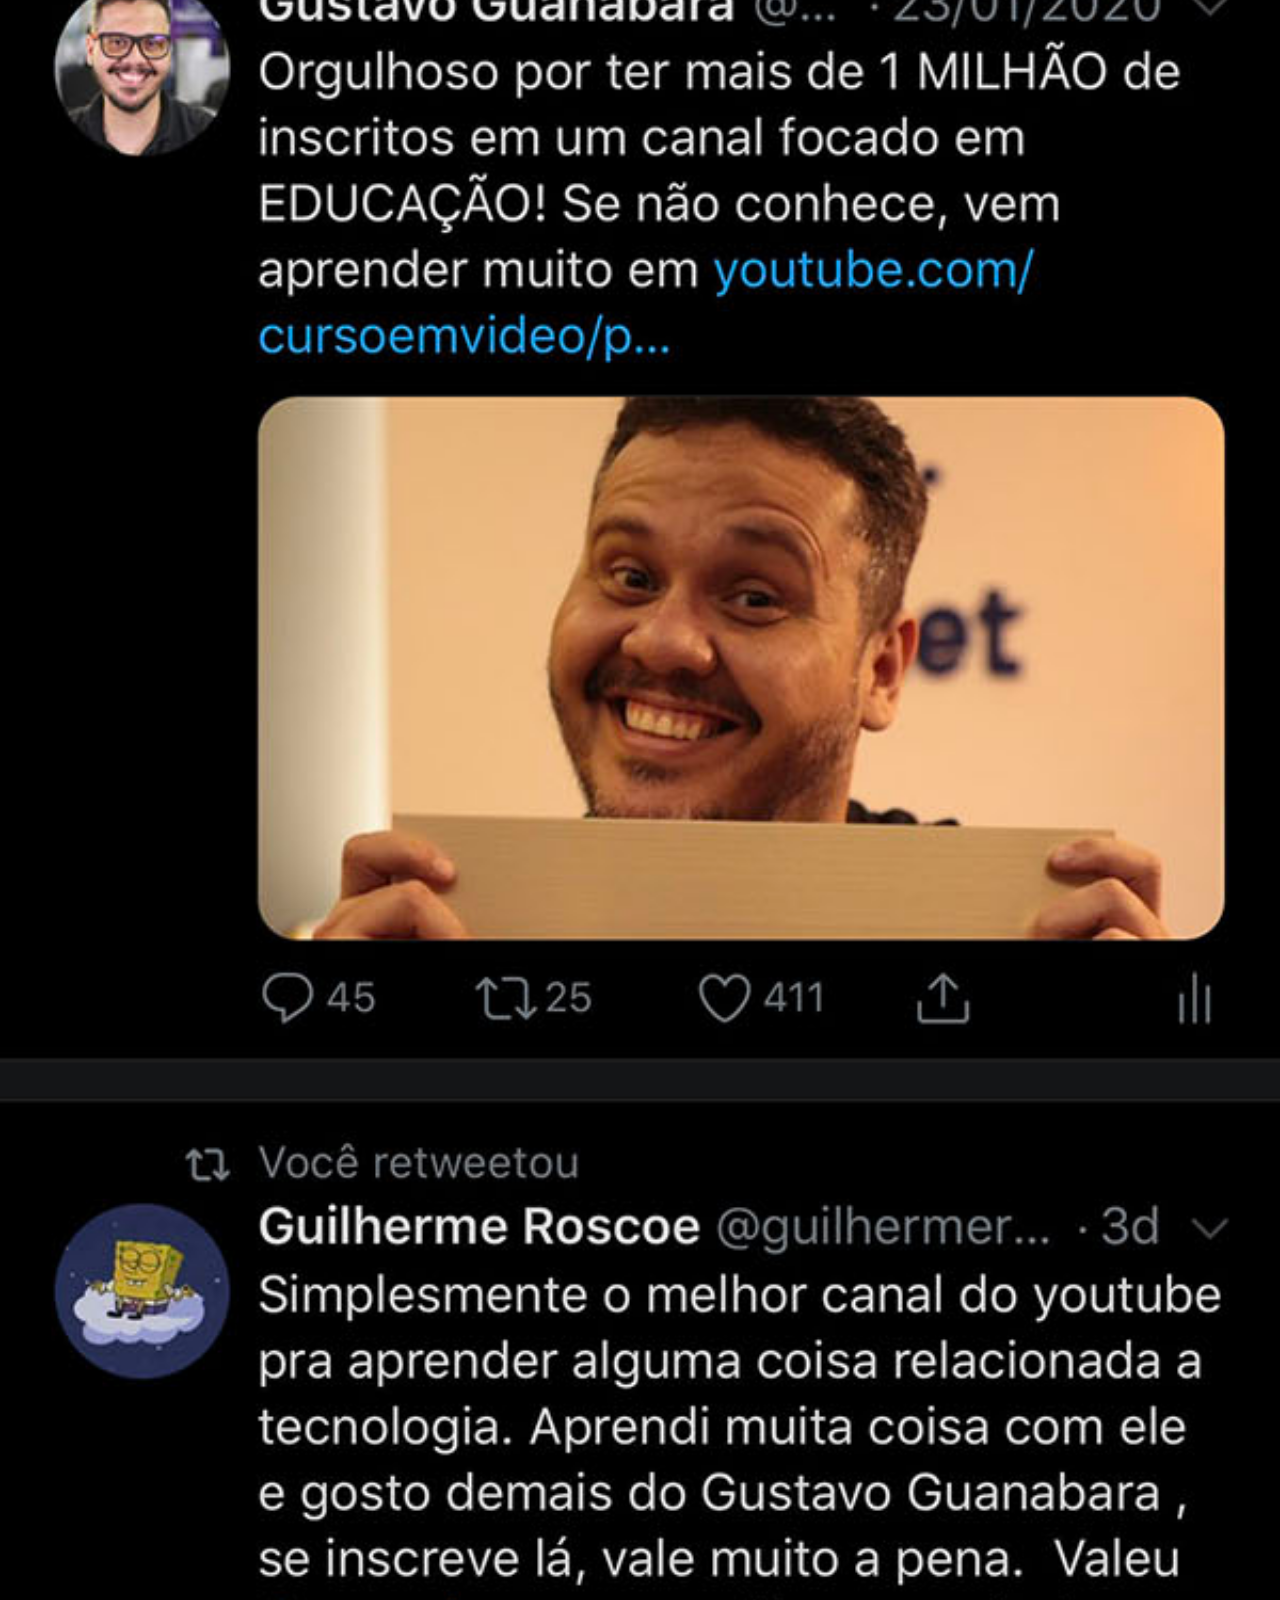
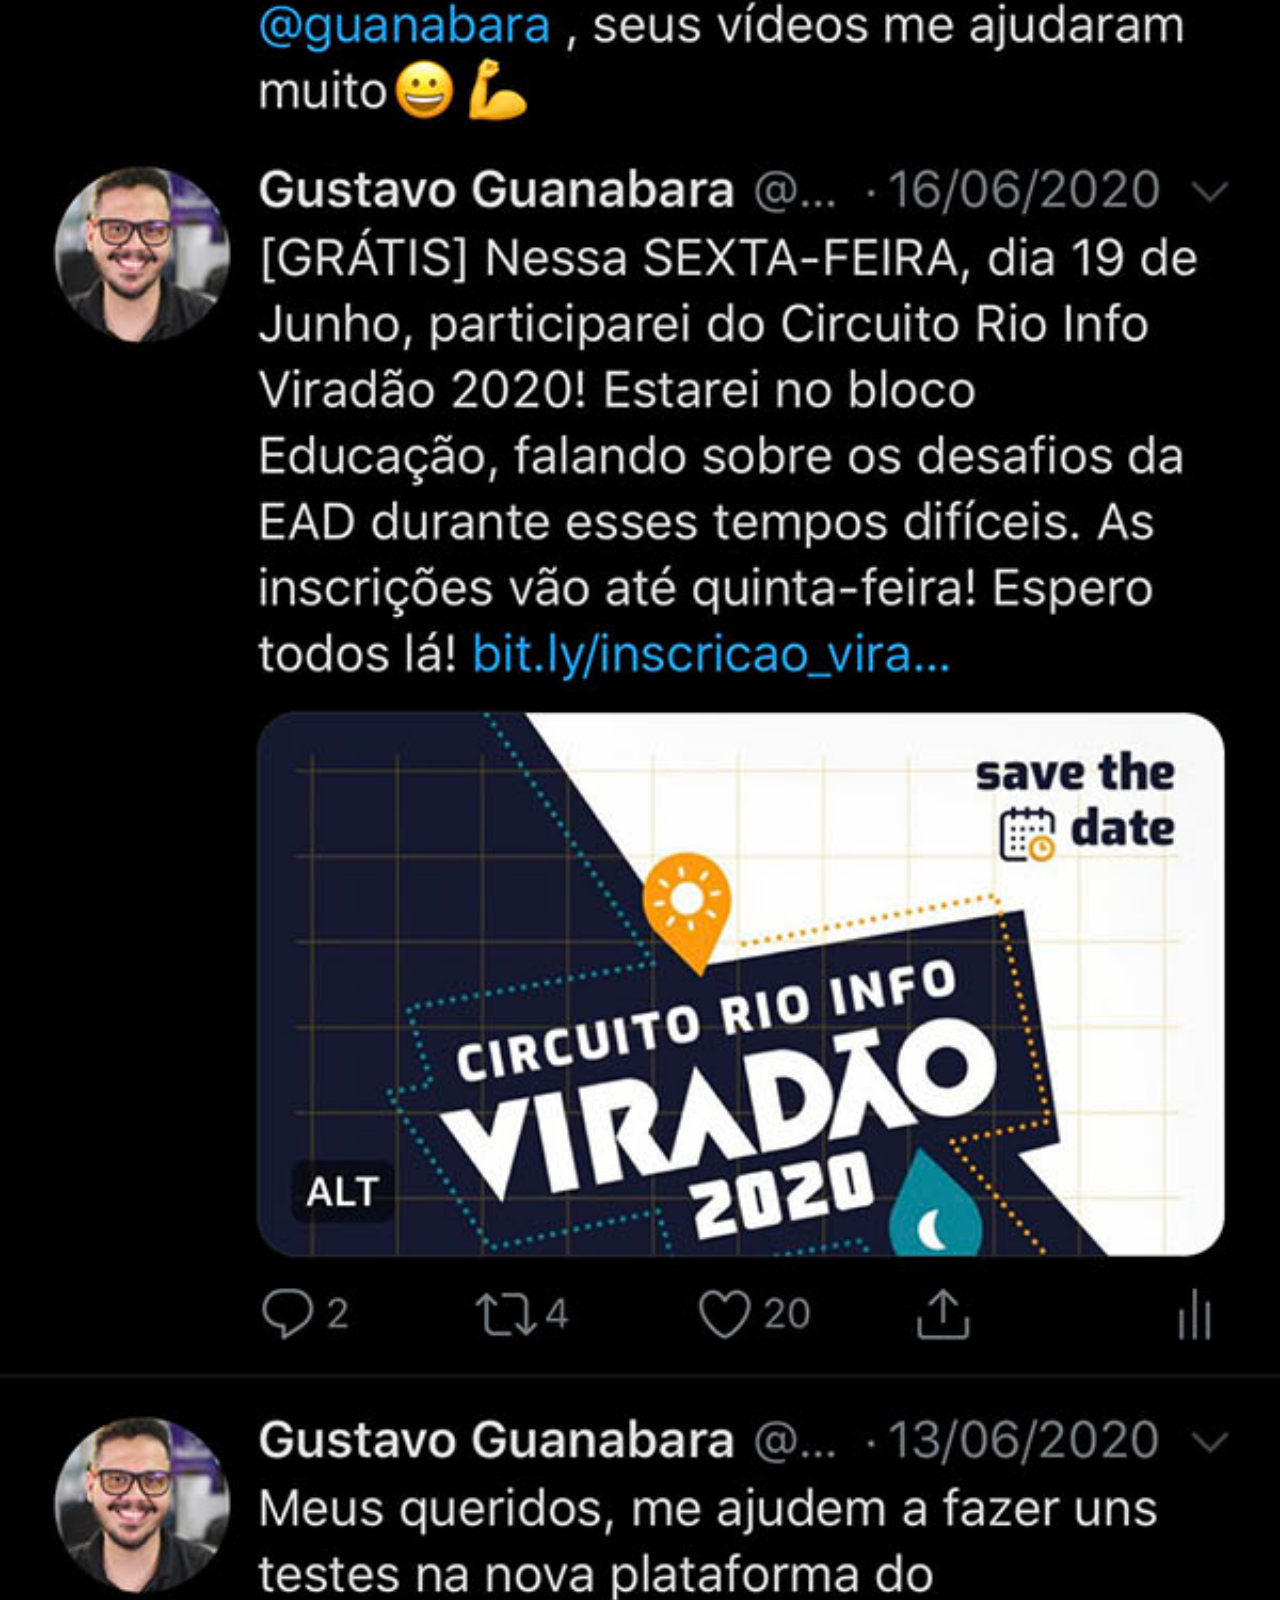
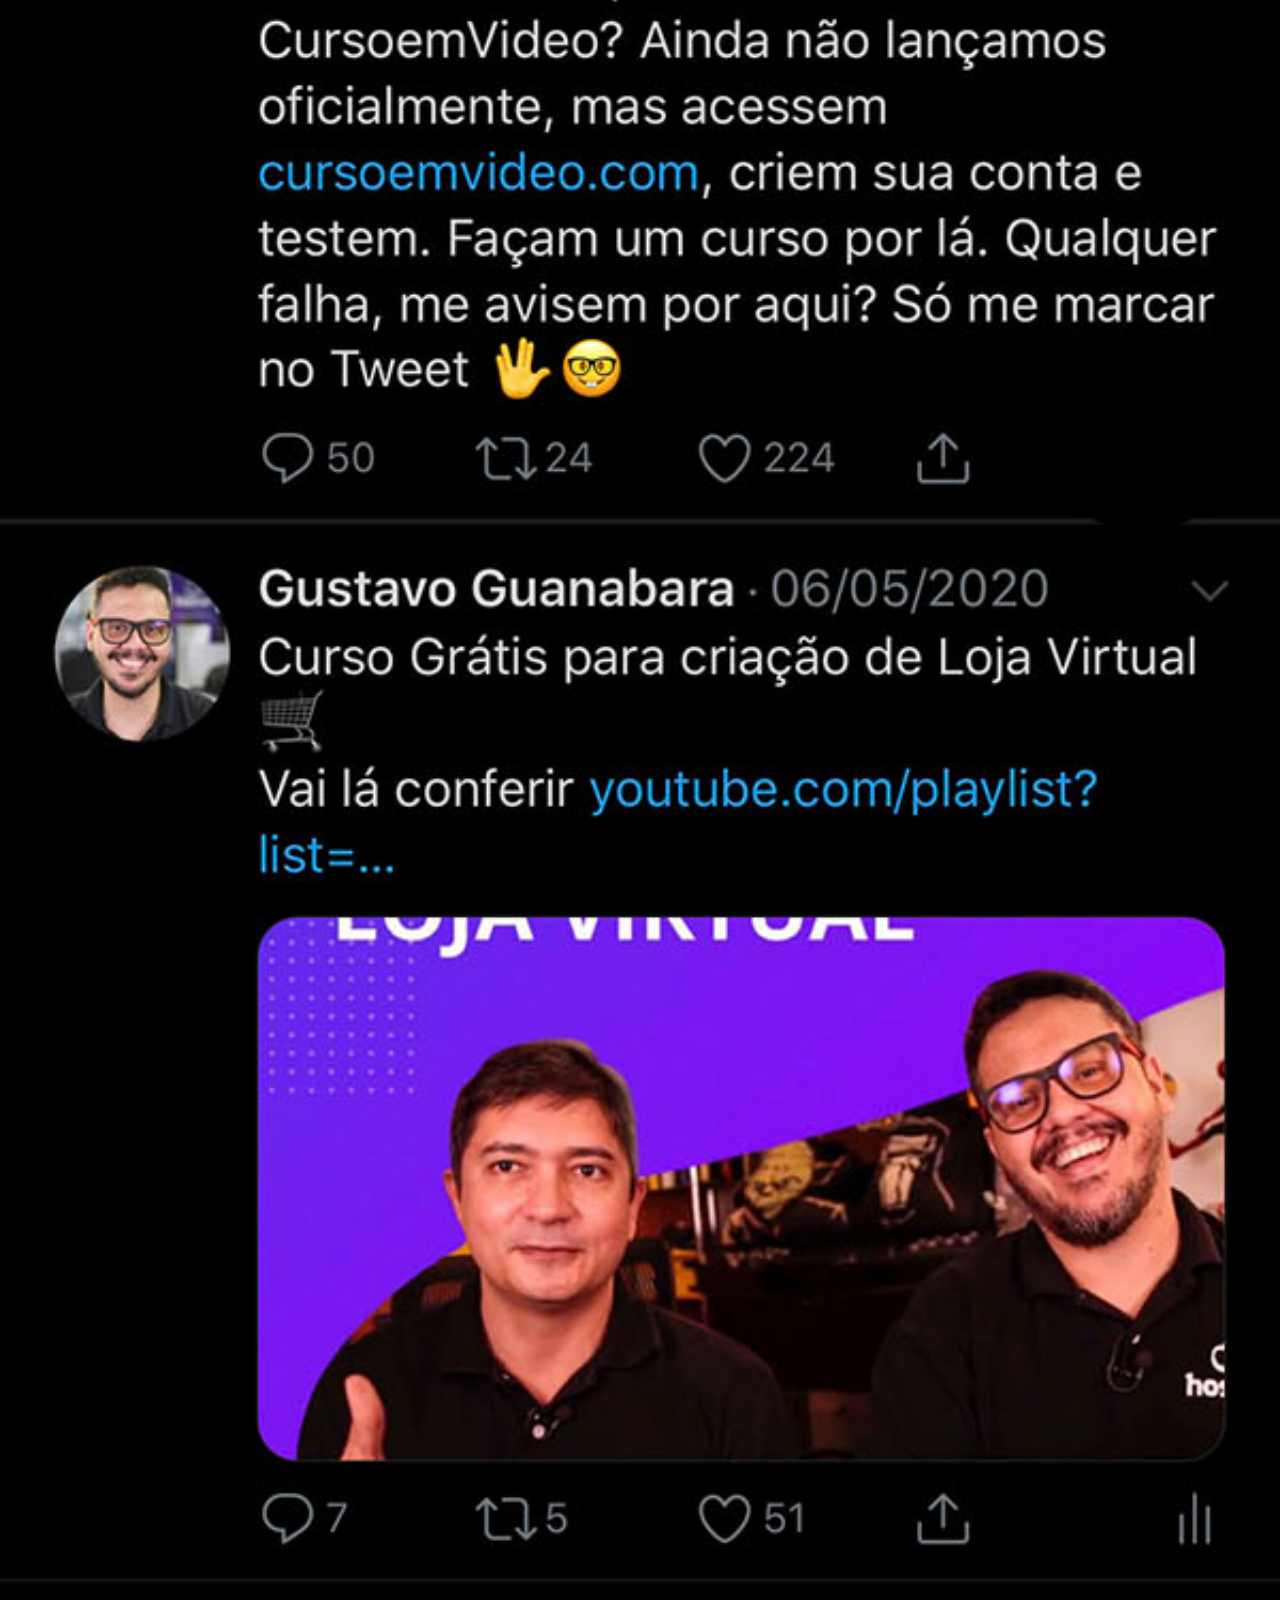
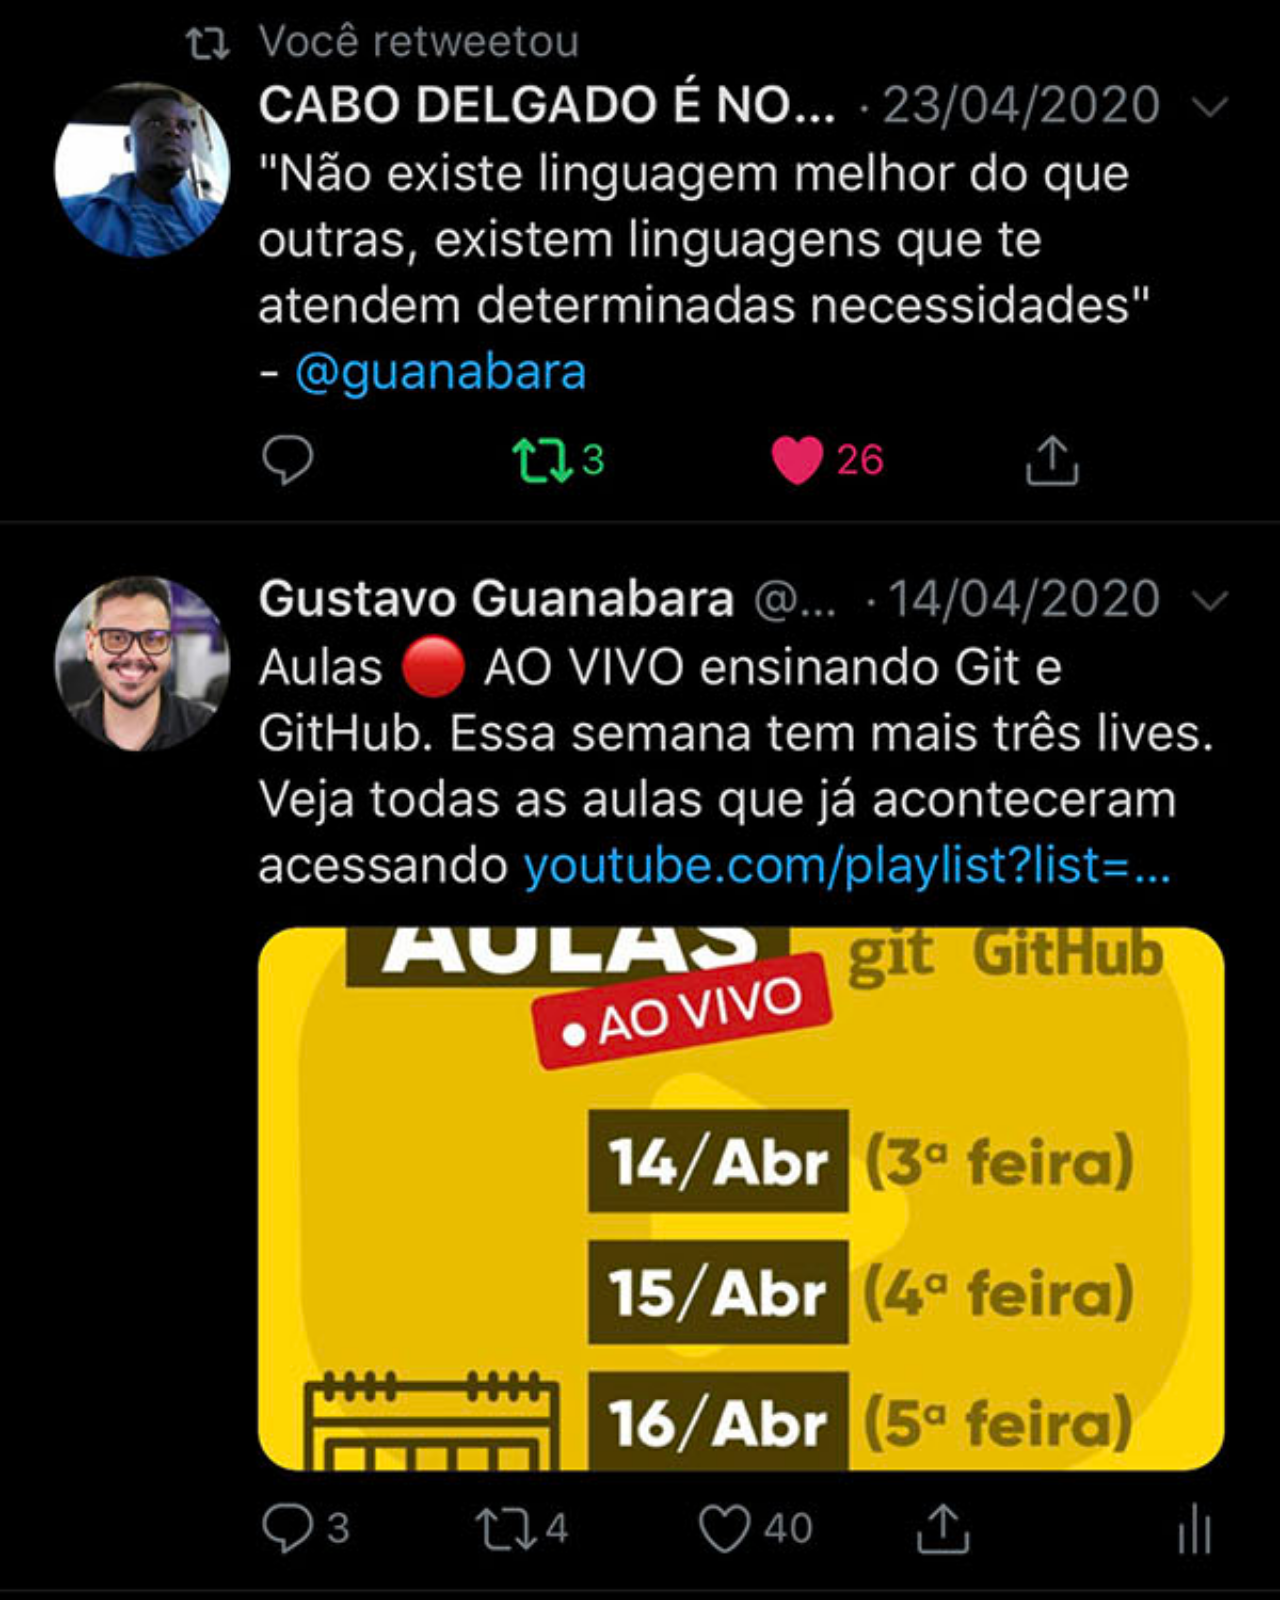
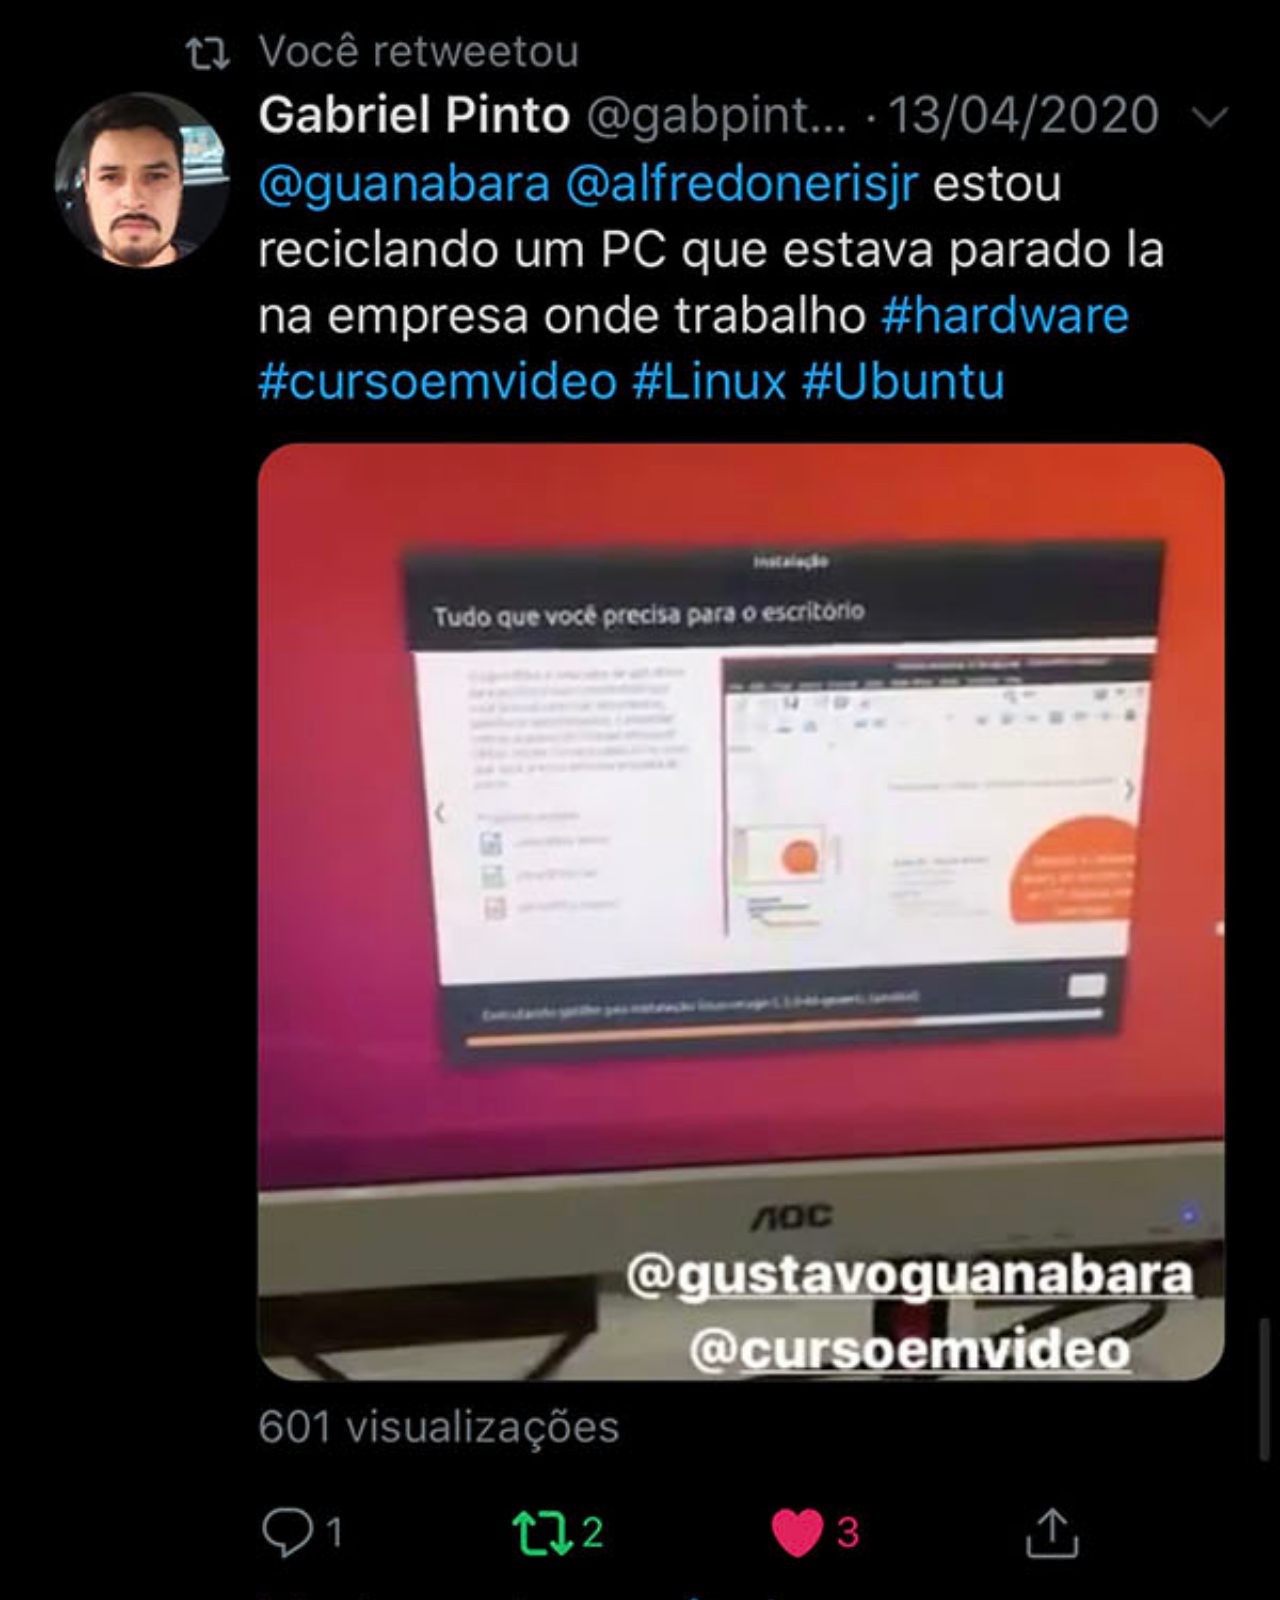
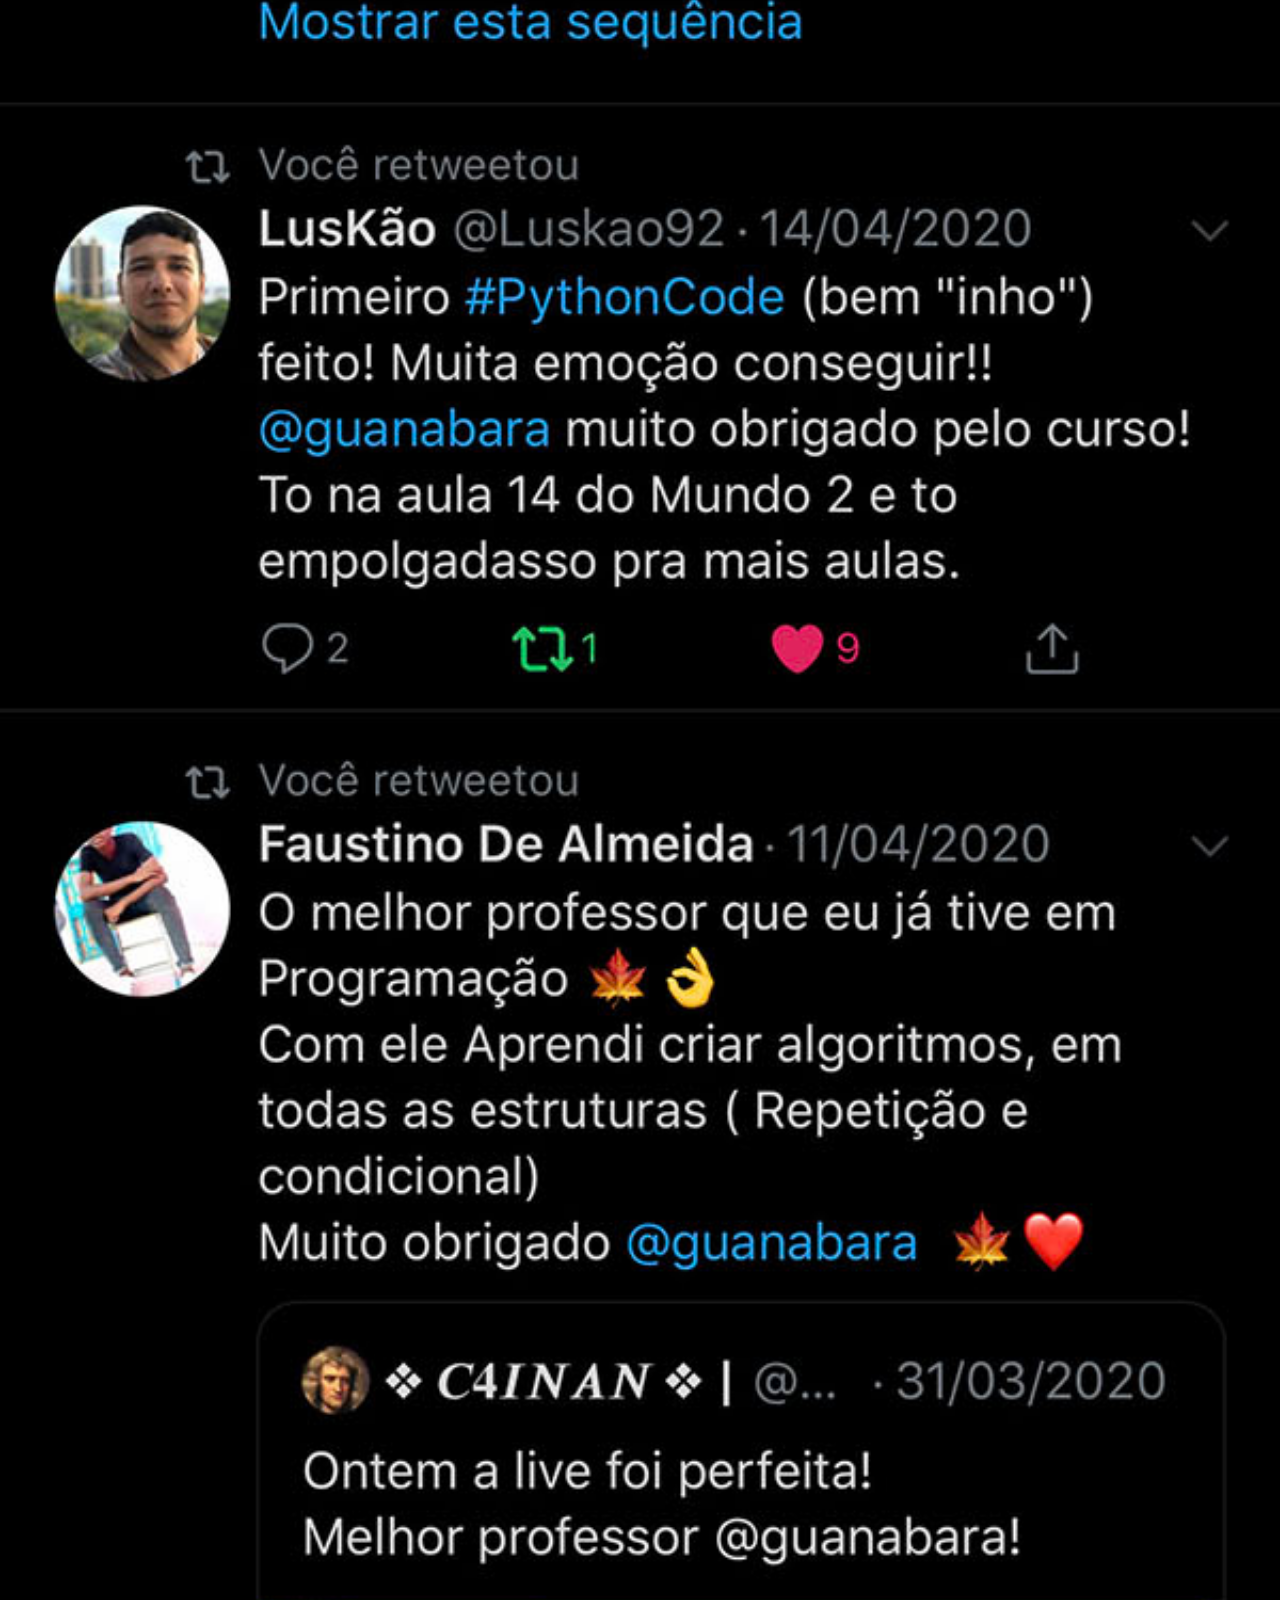
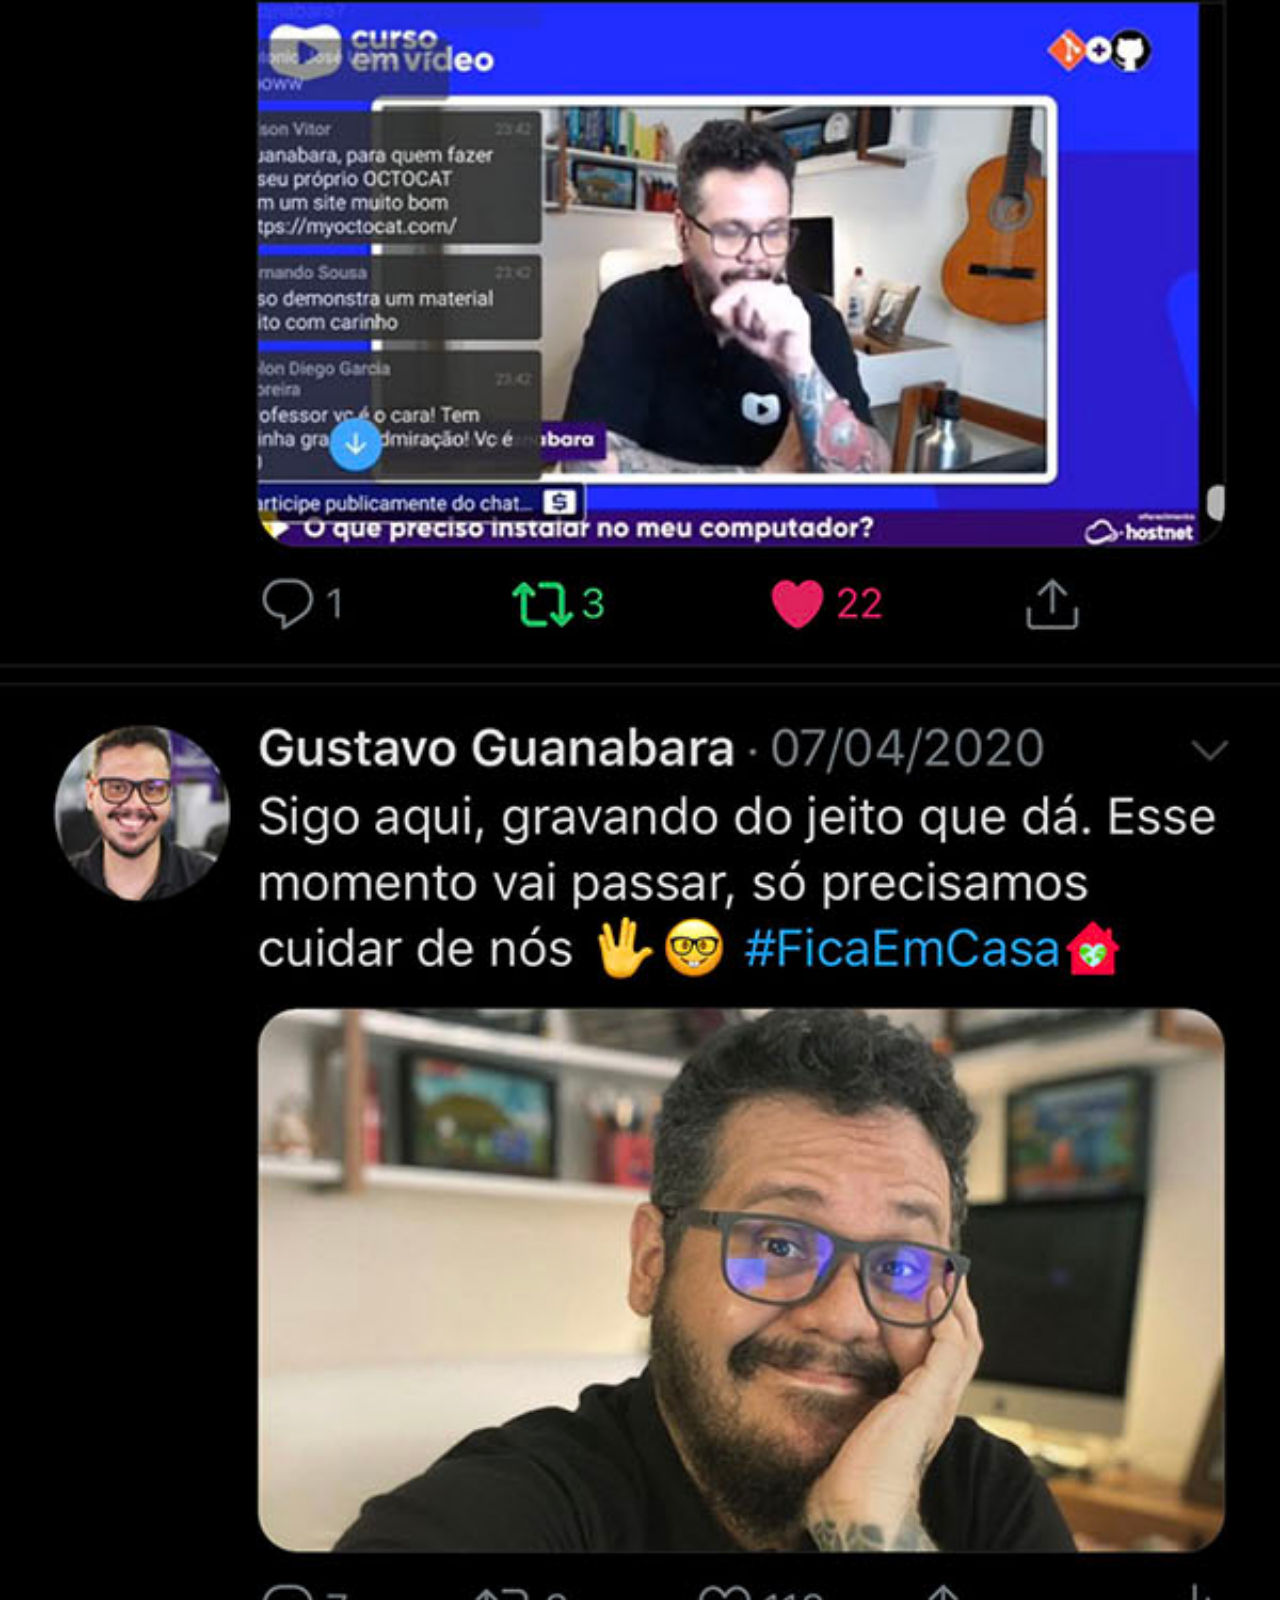
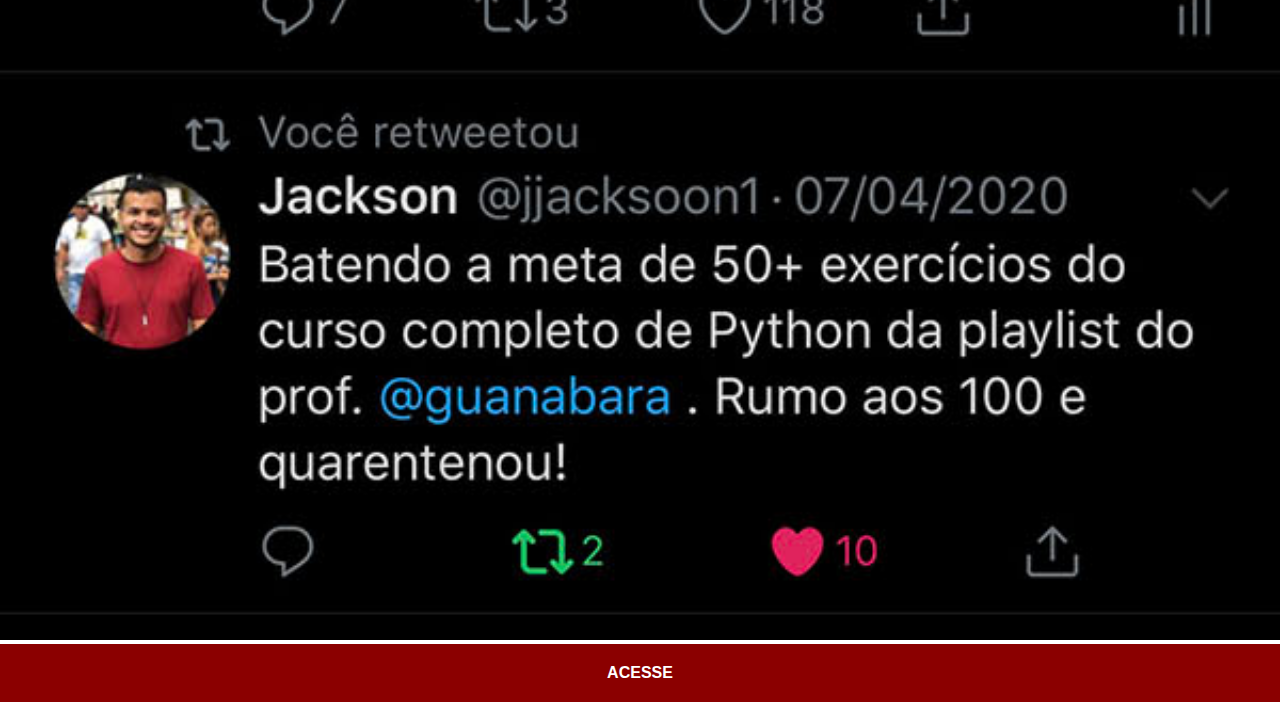
<file: twitter.html>
<!DOCTYPE html>
<html lang="pt-br">
<head>
    <meta charset="UTF-8">
    <meta name="viewport" content="width=device-width, initial-scale=1.0">
    <title>Twitter</title>
    <link rel="stylesheet" href="estilos/social.css">
</head>
<body>
    <img src="imagens/tela-twitter.jpg" alt="Twitter">
    <a href="https://twitter.com/guanabara" target="_blank">ACESSE</a>
</body>
</html>
</file>
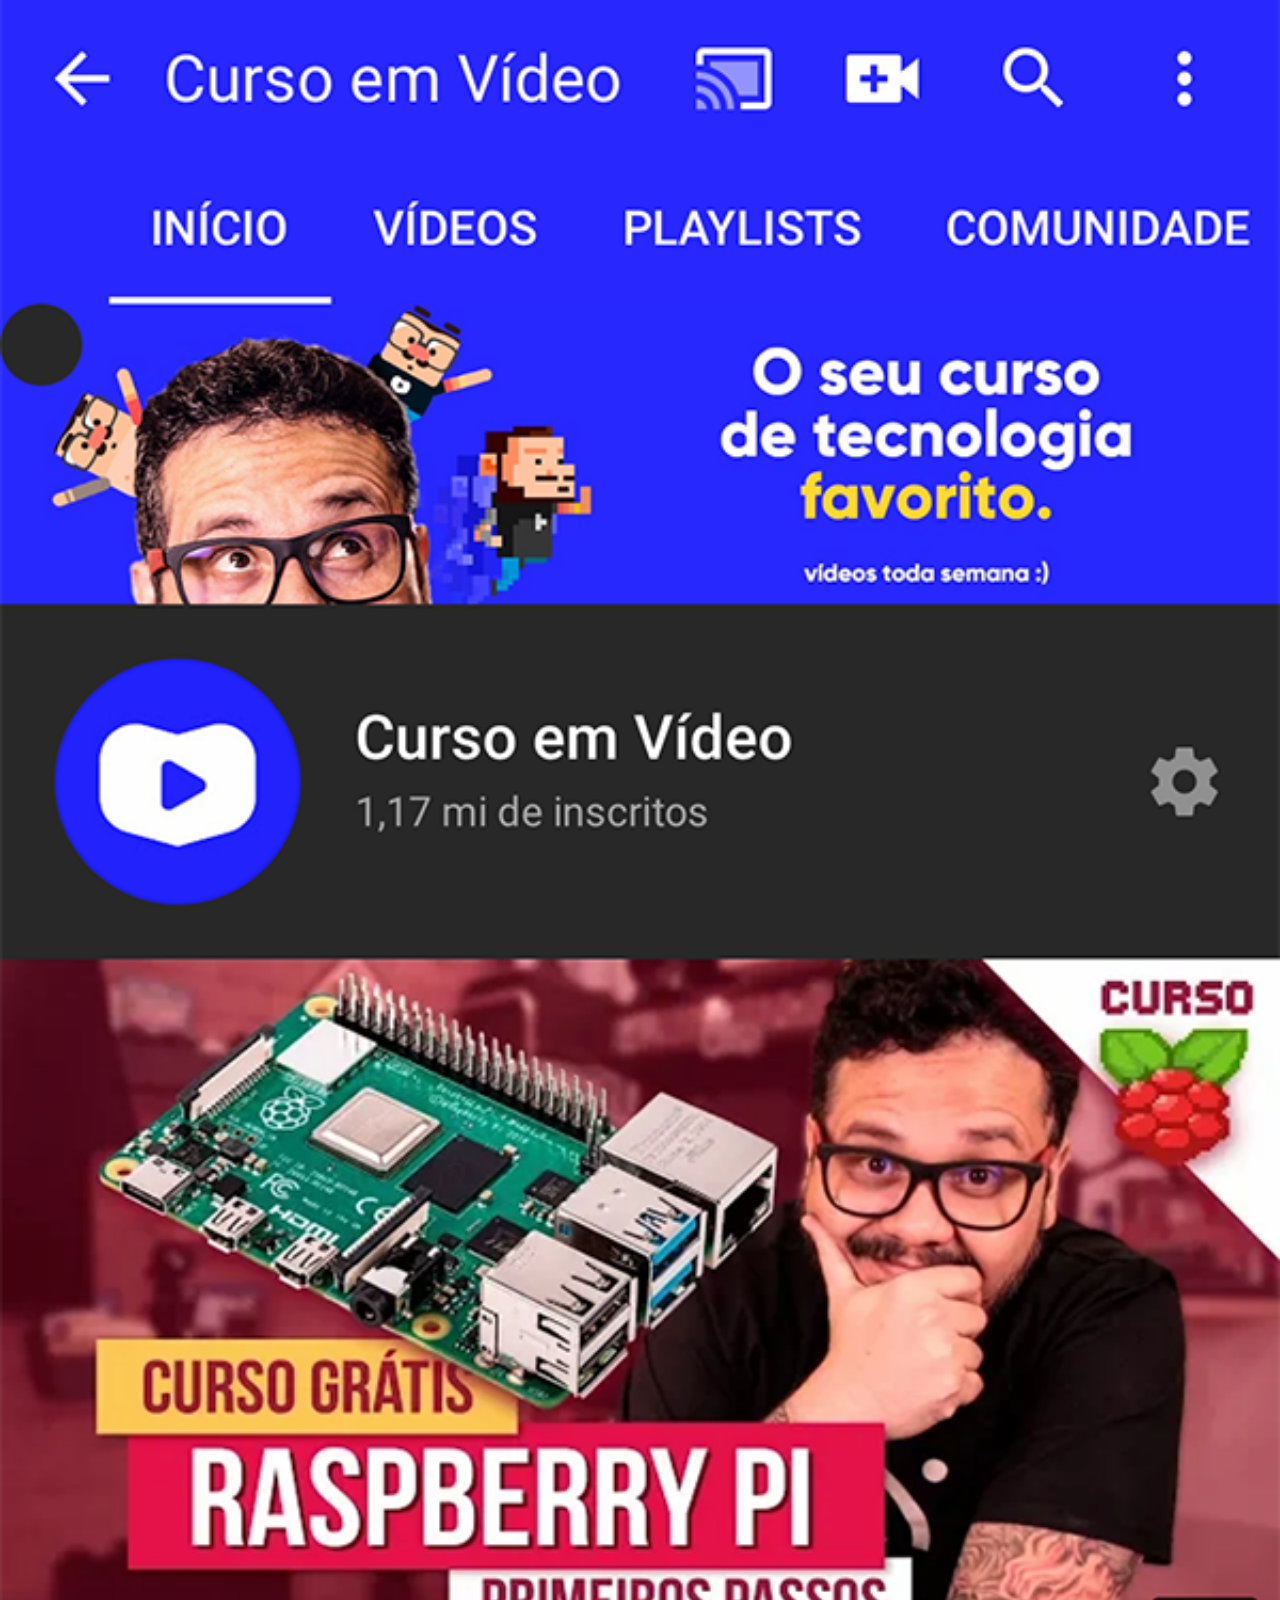
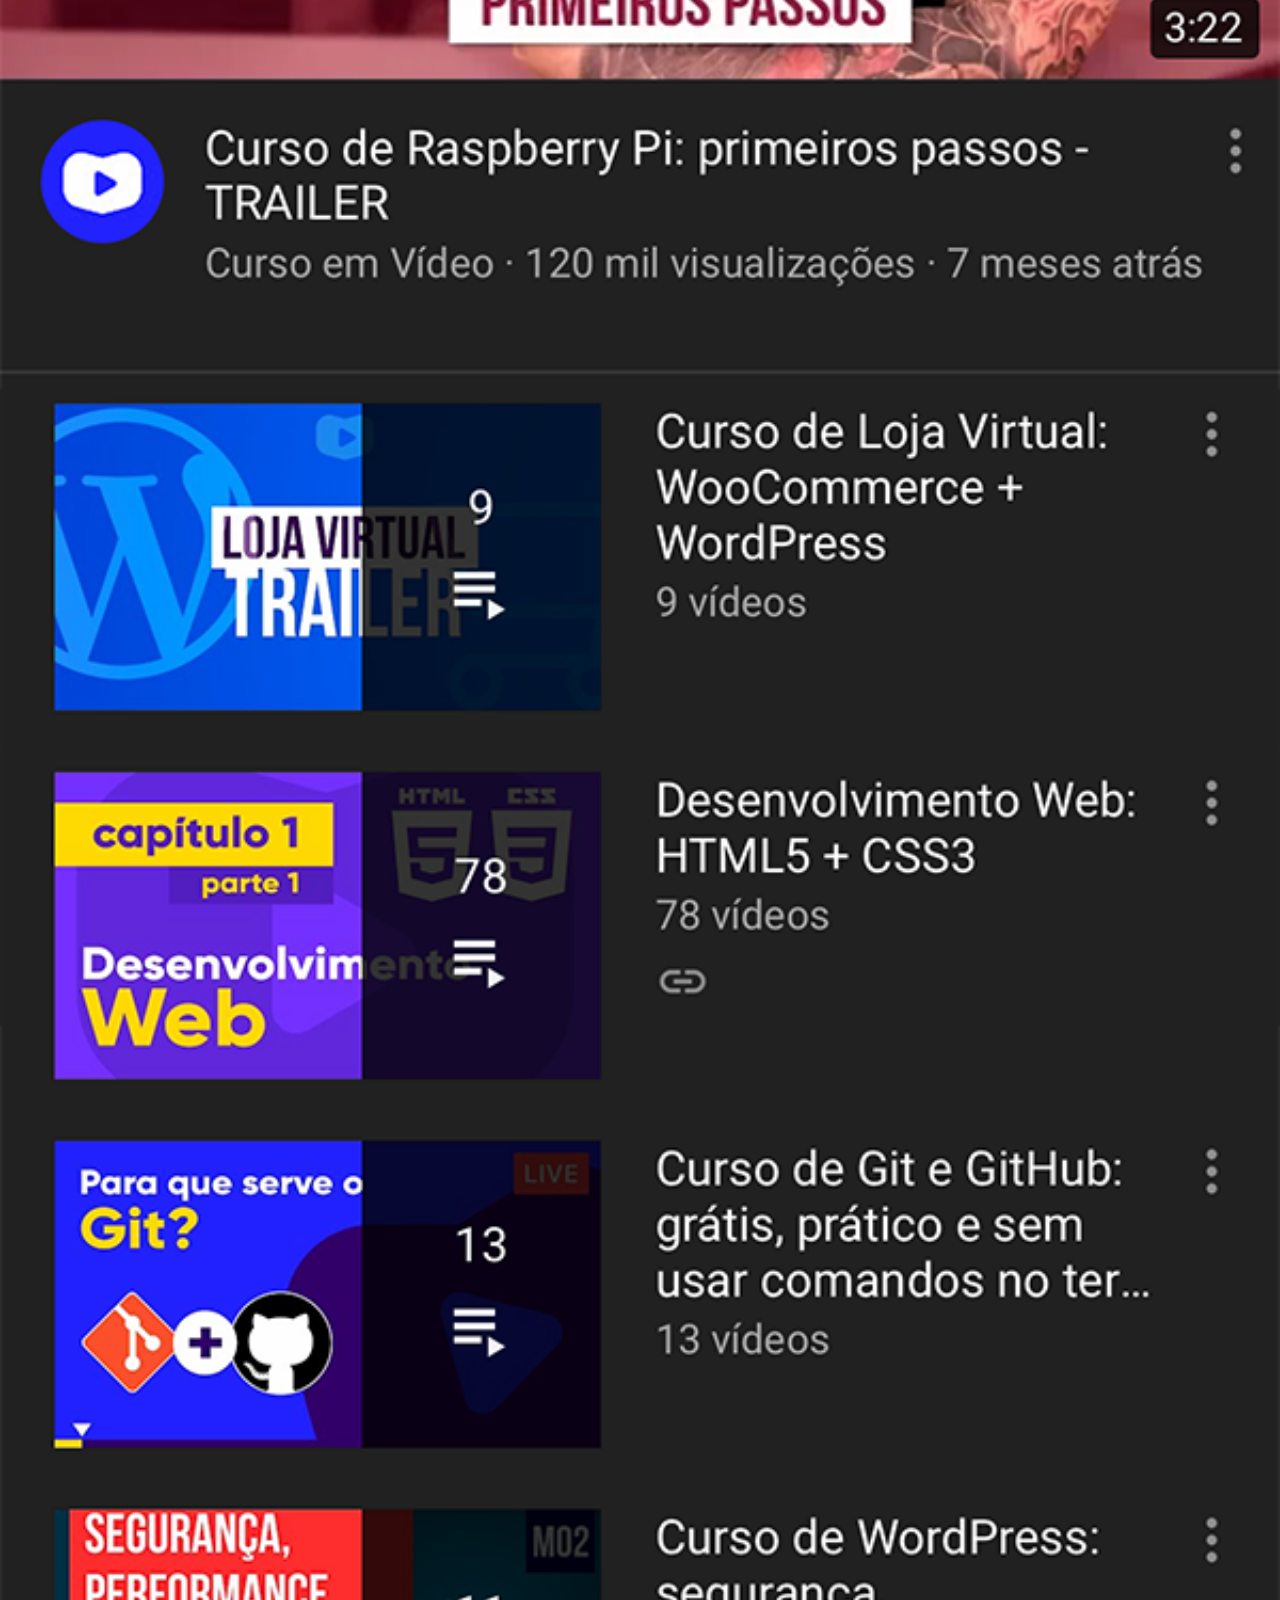
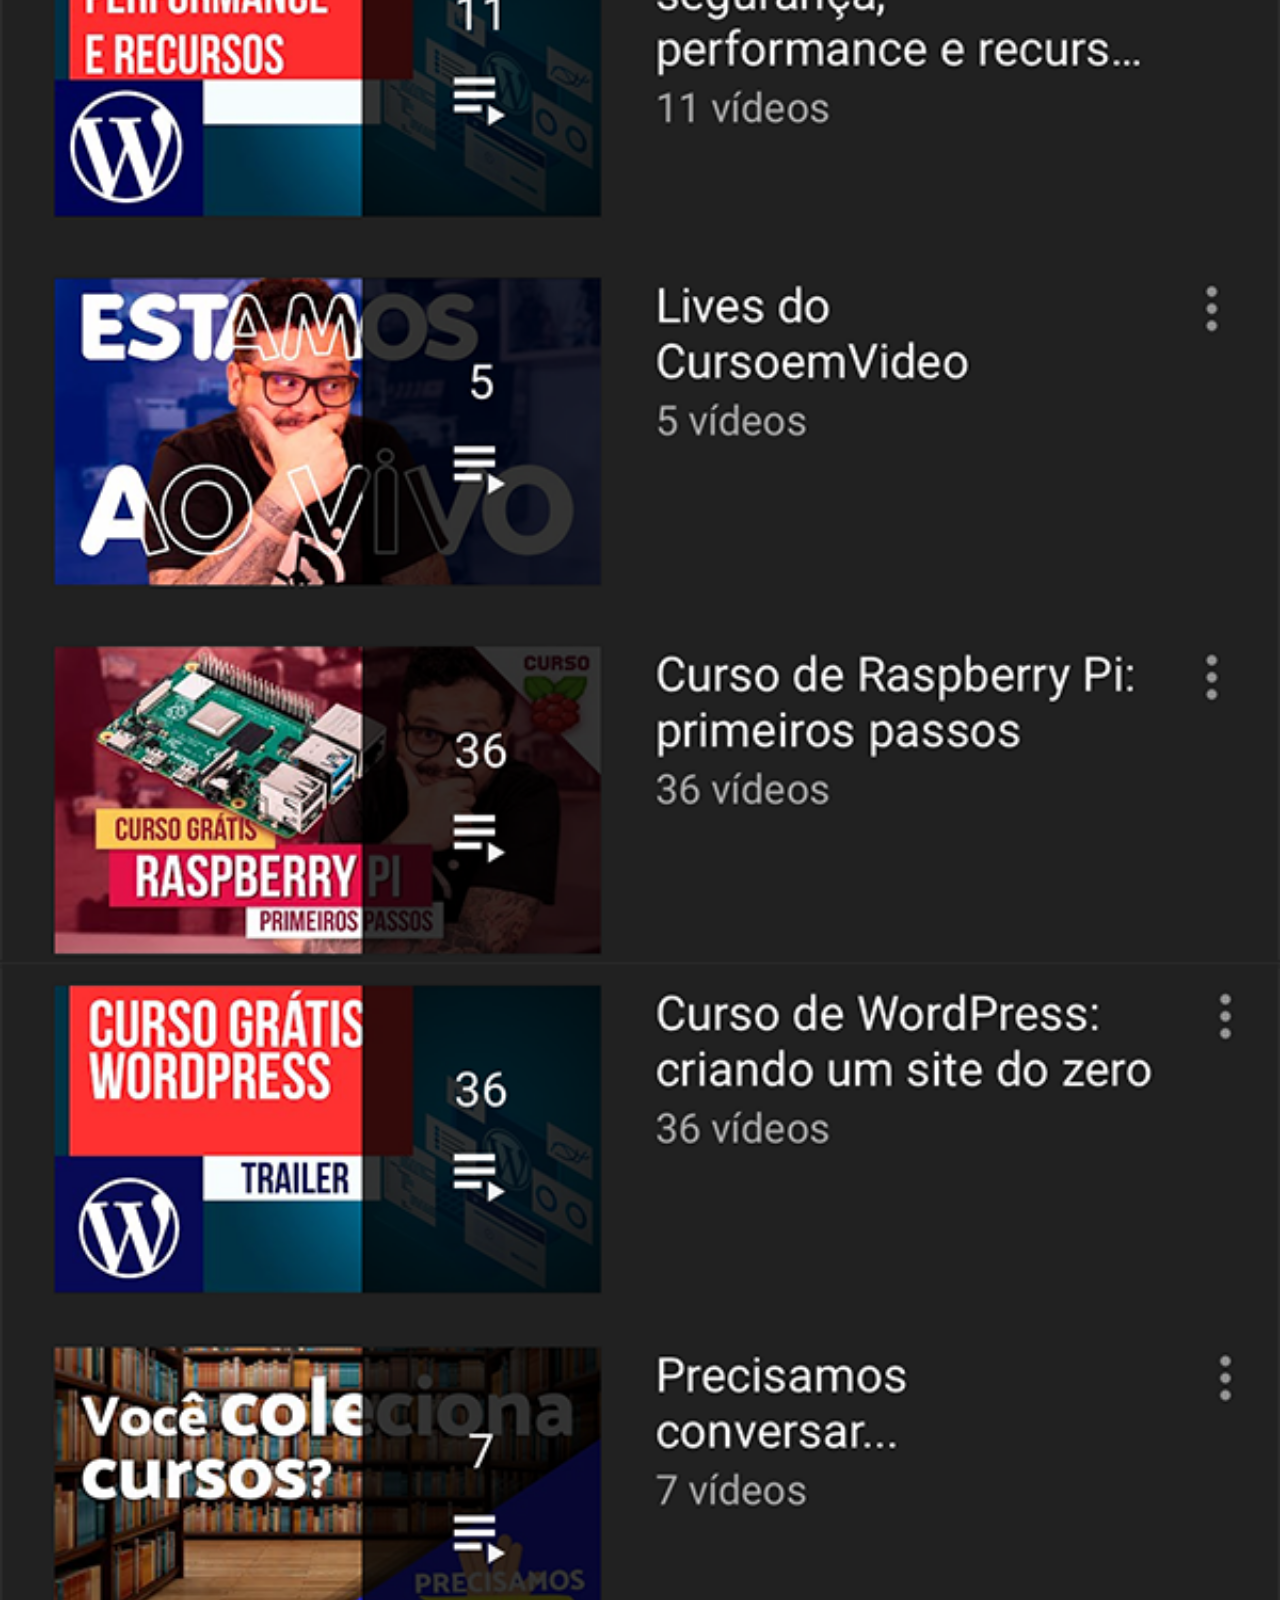
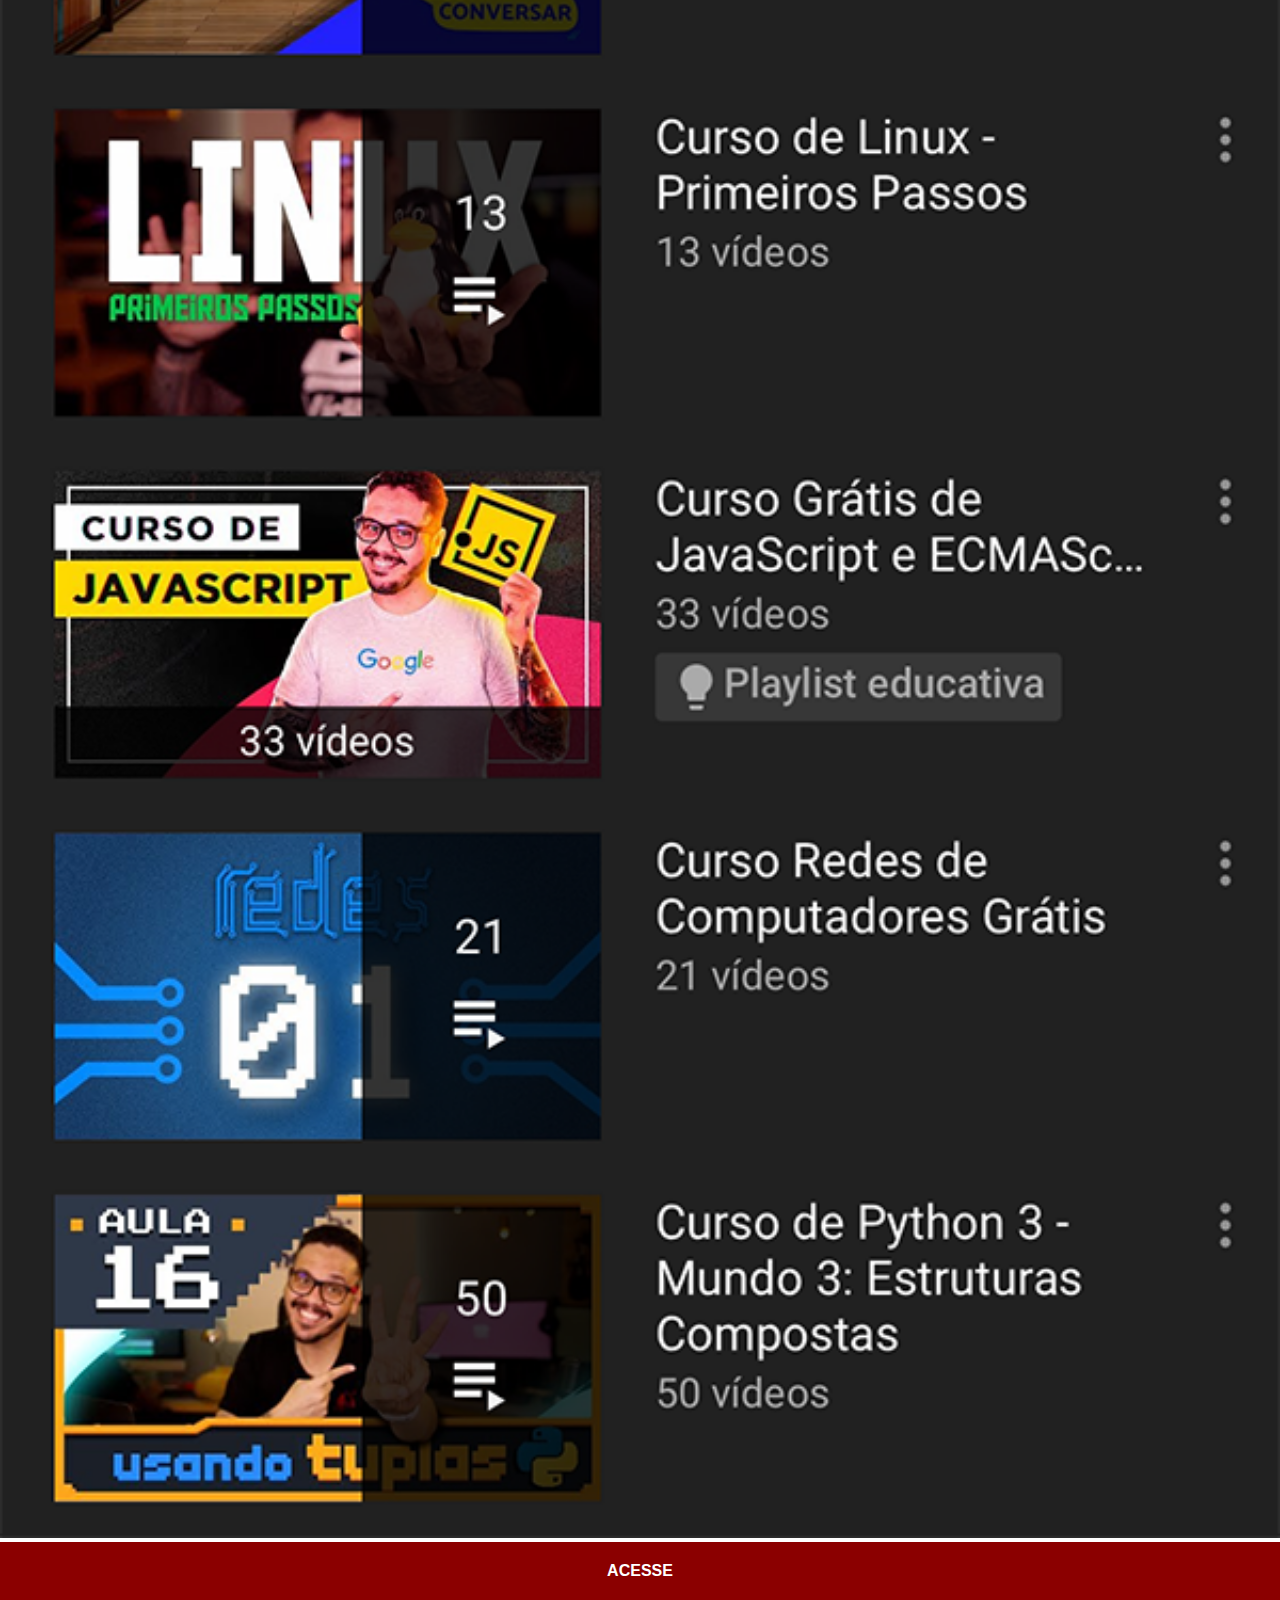
<file: youtube.html>
<!DOCTYPE html>
<html lang="pt-br">
<head>
    <meta charset="UTF-8">
    <meta name="viewport" content="width=device-width, initial-scale=1.0">
    <title>YouTube</title>
    <link rel="stylesheet" href="estilos\social.css">
</head>
<body>
    <img src="imagens/tela-youtube.png" alt="Youtube">
    <a href="https://www.youtube.com/user/cursoemvideo/playlists" target="_blank">ACESSE</a>
</body>
</html>
</file>
<file: estilos/style.css>
@charset "UTF-8";

* {
    margin: 0px;
    padding: 0px;
    font-family: Arial, Helvetica, sans-serif;
}

html, body {
    height: 100vh;
    width: 100vw;
    background-color: black;
}

body {
    background: url('../imagens/fundo-madeira.jpg') no-repeat top center fixed;
    background-size: cover;
}

main {
    height: 100vh;
    position: relative;
}

section#telefone {
    position: absolute;
    top: 50%;
    left: 50%;
    transform: translate(-50%, -50%);

    height: 627px;
    width: 311px;
    background: transparent url('../imagens/frame-iphone.png') no-repeat;
}

iframe#tela {
    position: relative;
    top: 80px;
    left: 22px;
    height: 471px;
    width: 267px;
}

section#redes-sociais {
    text-align: right;
}

section#redes-sociais img{
    width: 50px;
    height: 50px;
    margin: 10px;
    border-radius: 50%;
    box-shadow: 2px 2px 5px rgba(0, 0, 0, .400);
    box-sizing: border-box;
}

section#redes-sociais img:hover {
    border: 2px solid rgba(255, 255, 255, 0.600);
    transform: translate(-3px, -3px);
    box-shadow: 5px 5px 10px rgba(0, 0, 0, .600);
    transition: transform .3s, border .1s;
}
</file>
<file: estilos/social.css>
@charset "UTF-8";

* {
    margin: 0px;
    padding: 0px;
    font-family: Arial, Helvetica, sans-serif
}

::-webkit-scrollbar {
    width: 0px;
    height: 0px;
}

img {
    width: 100vw;
}

a {
    display: block;
    background-color: darkred;
    color: white;
    padding: 20px;
    text-align: center;
    font-weight: bolder;
    text-decoration: none;
}

a:hover {
    background-color: red;
}
</file>
